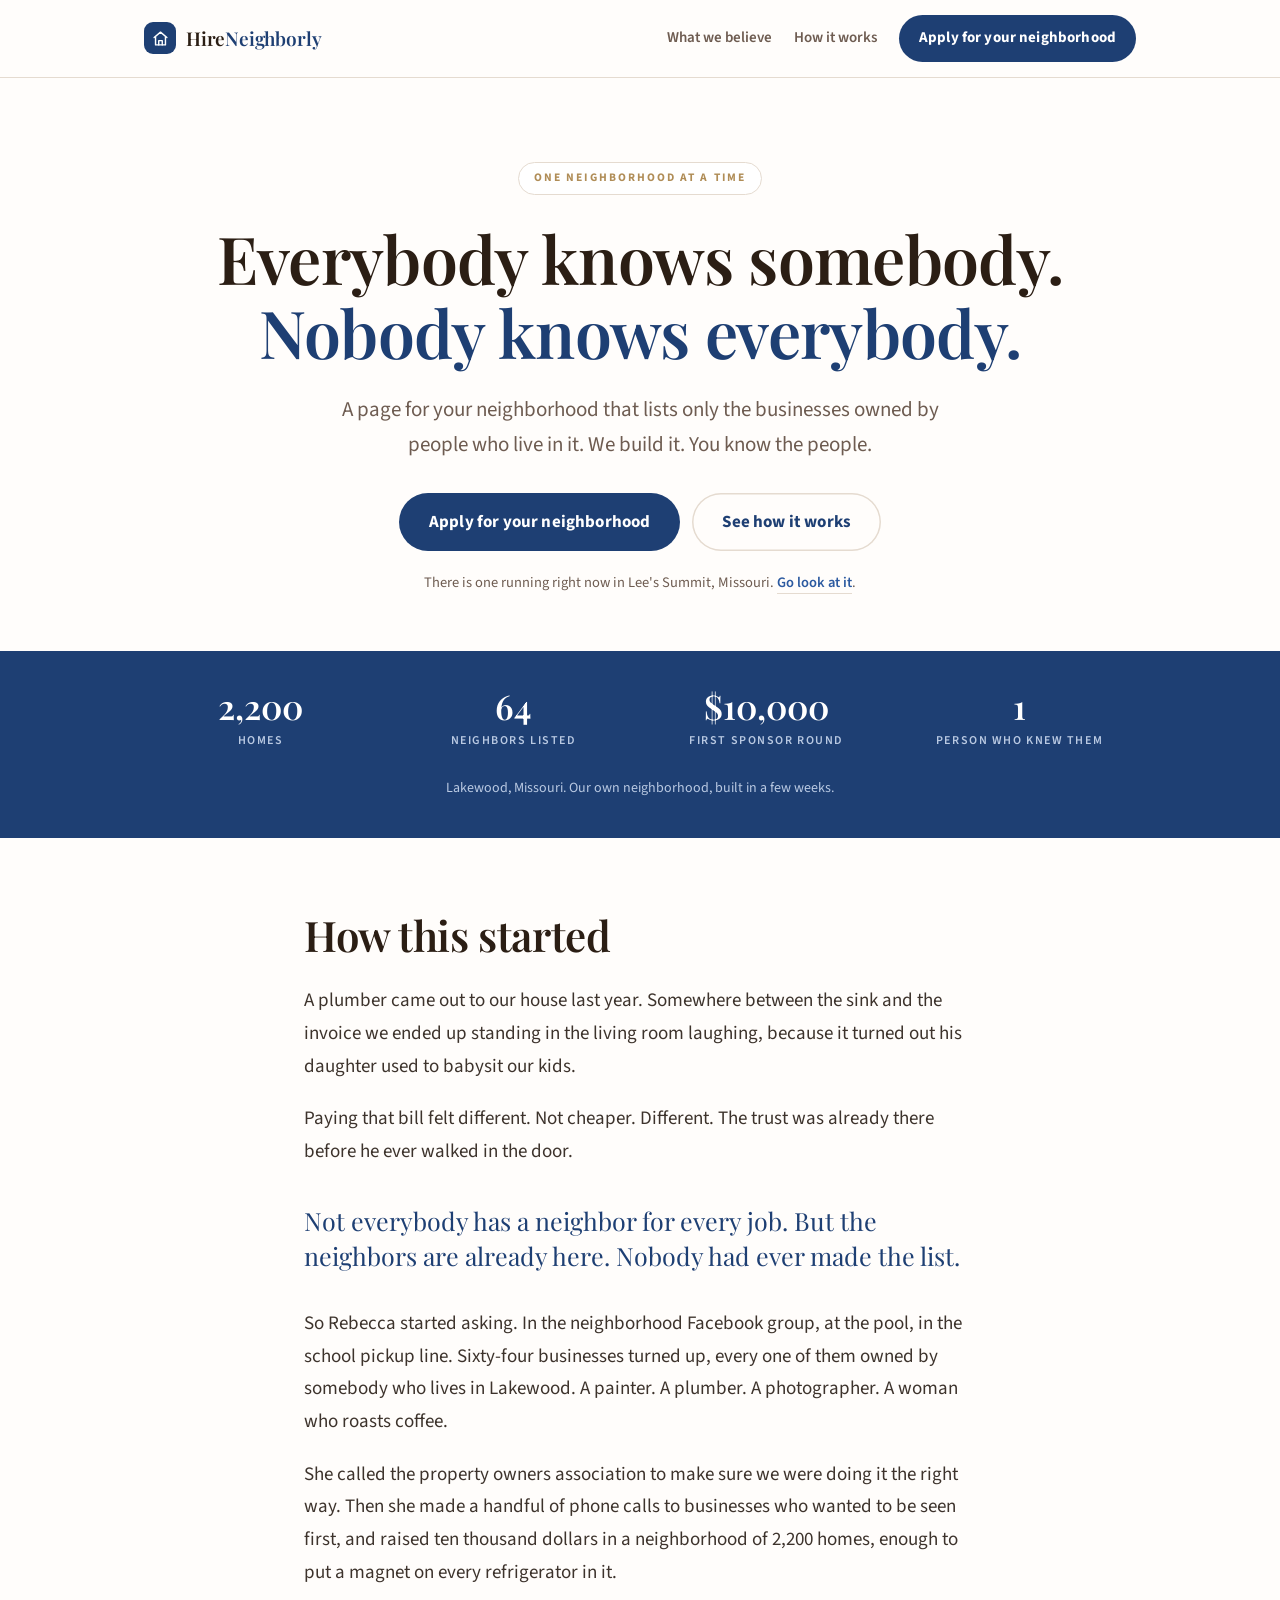
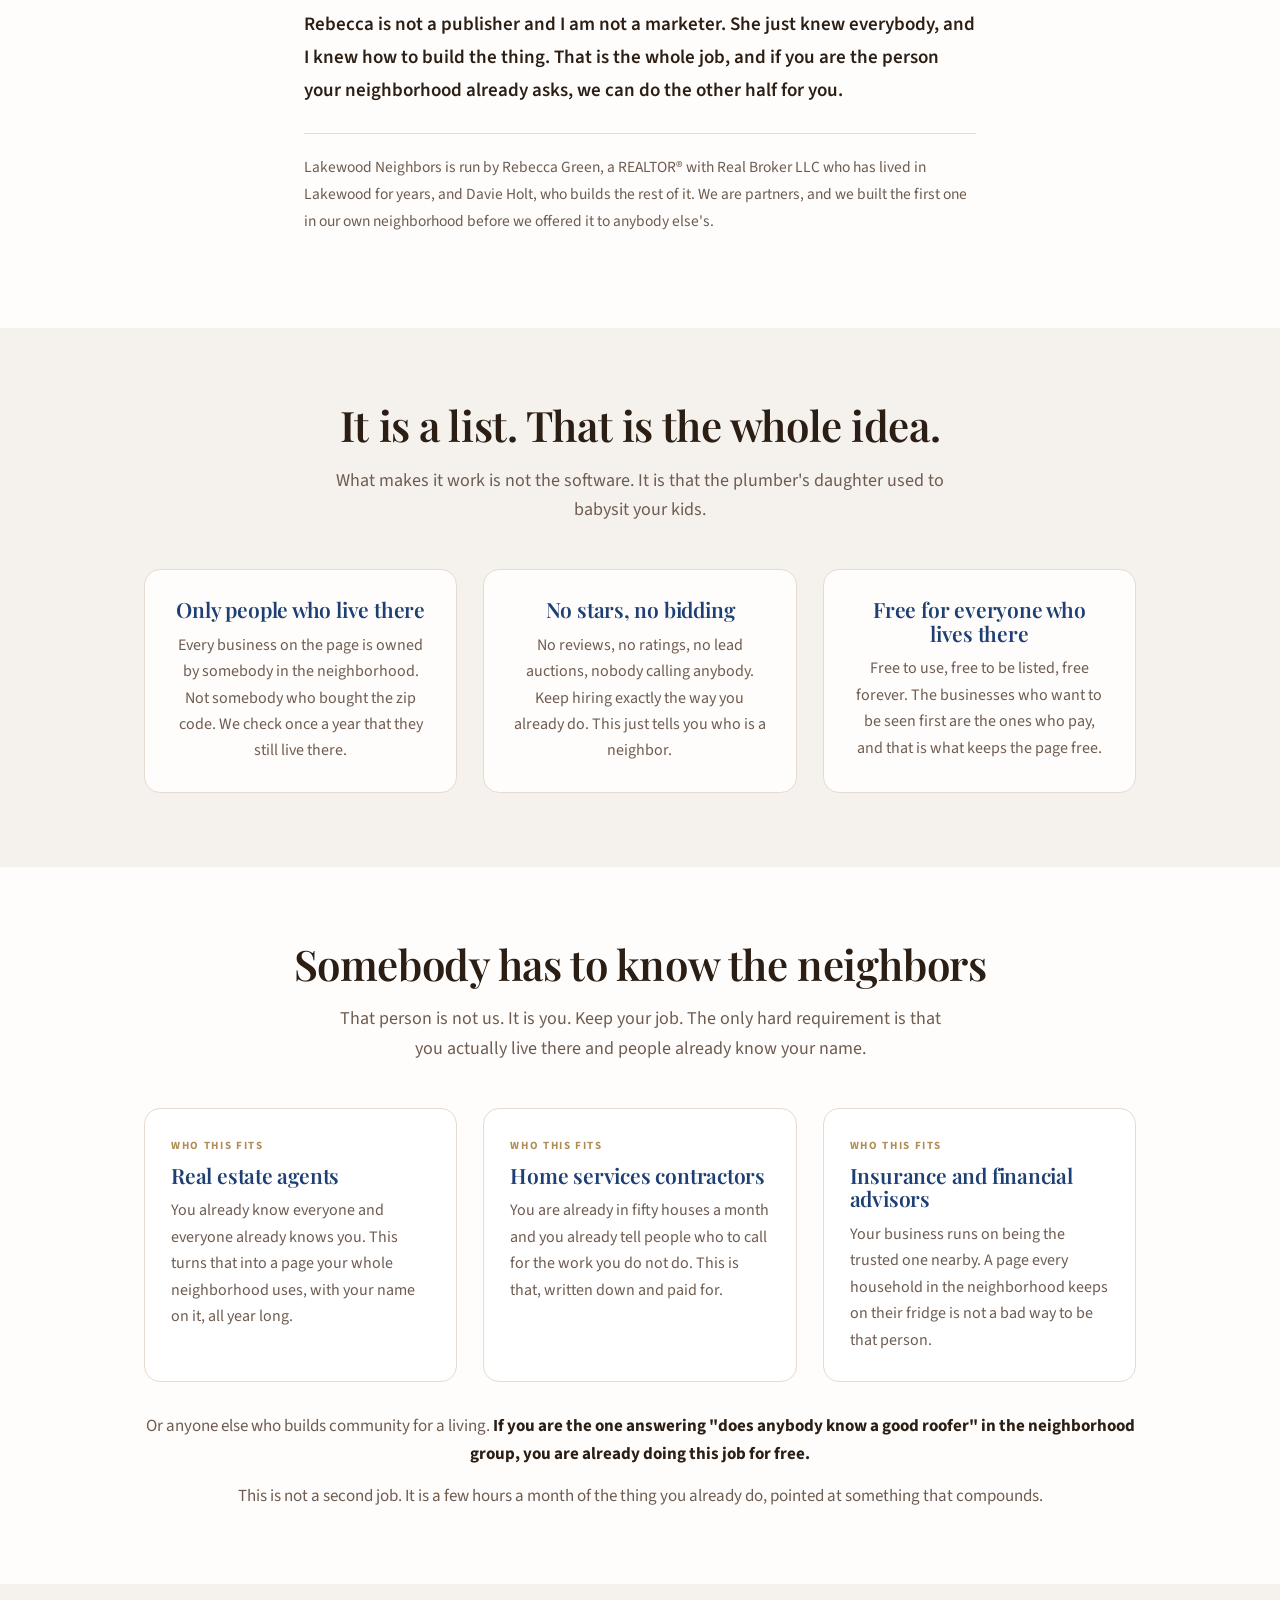
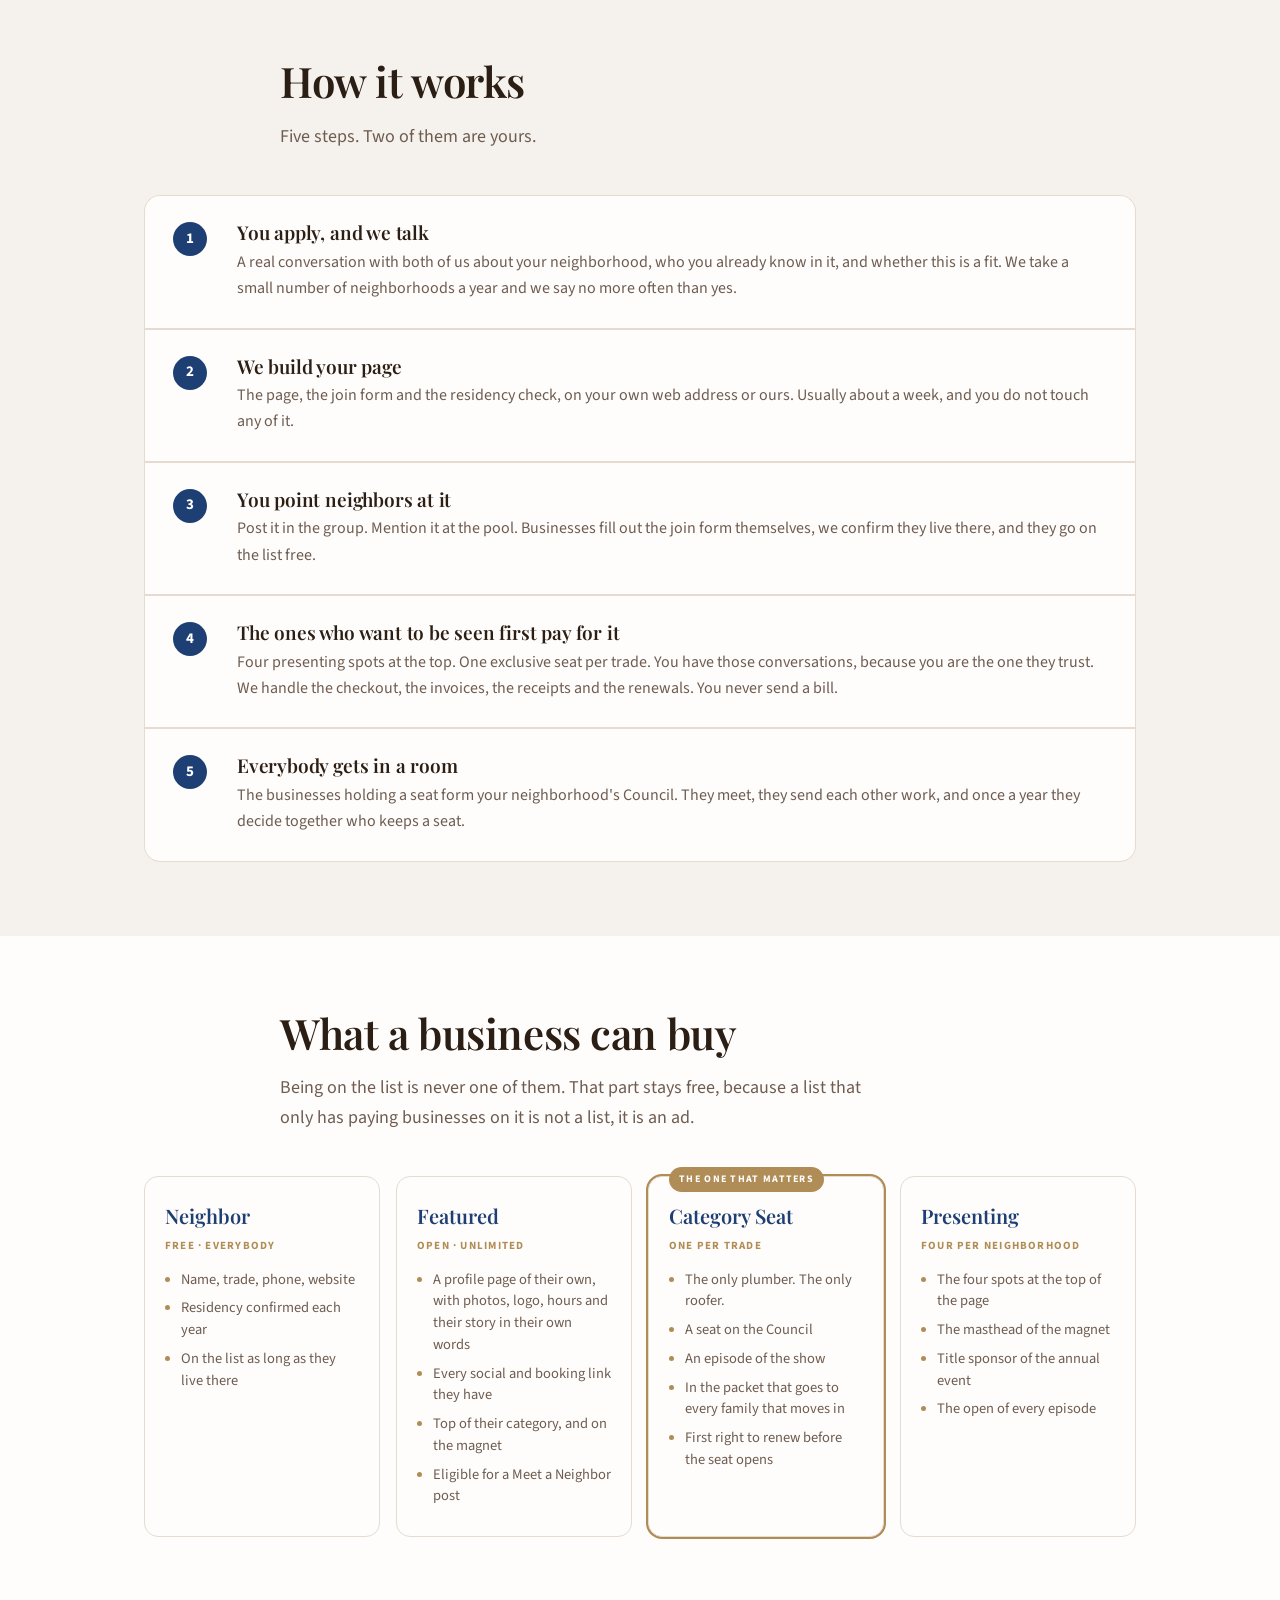
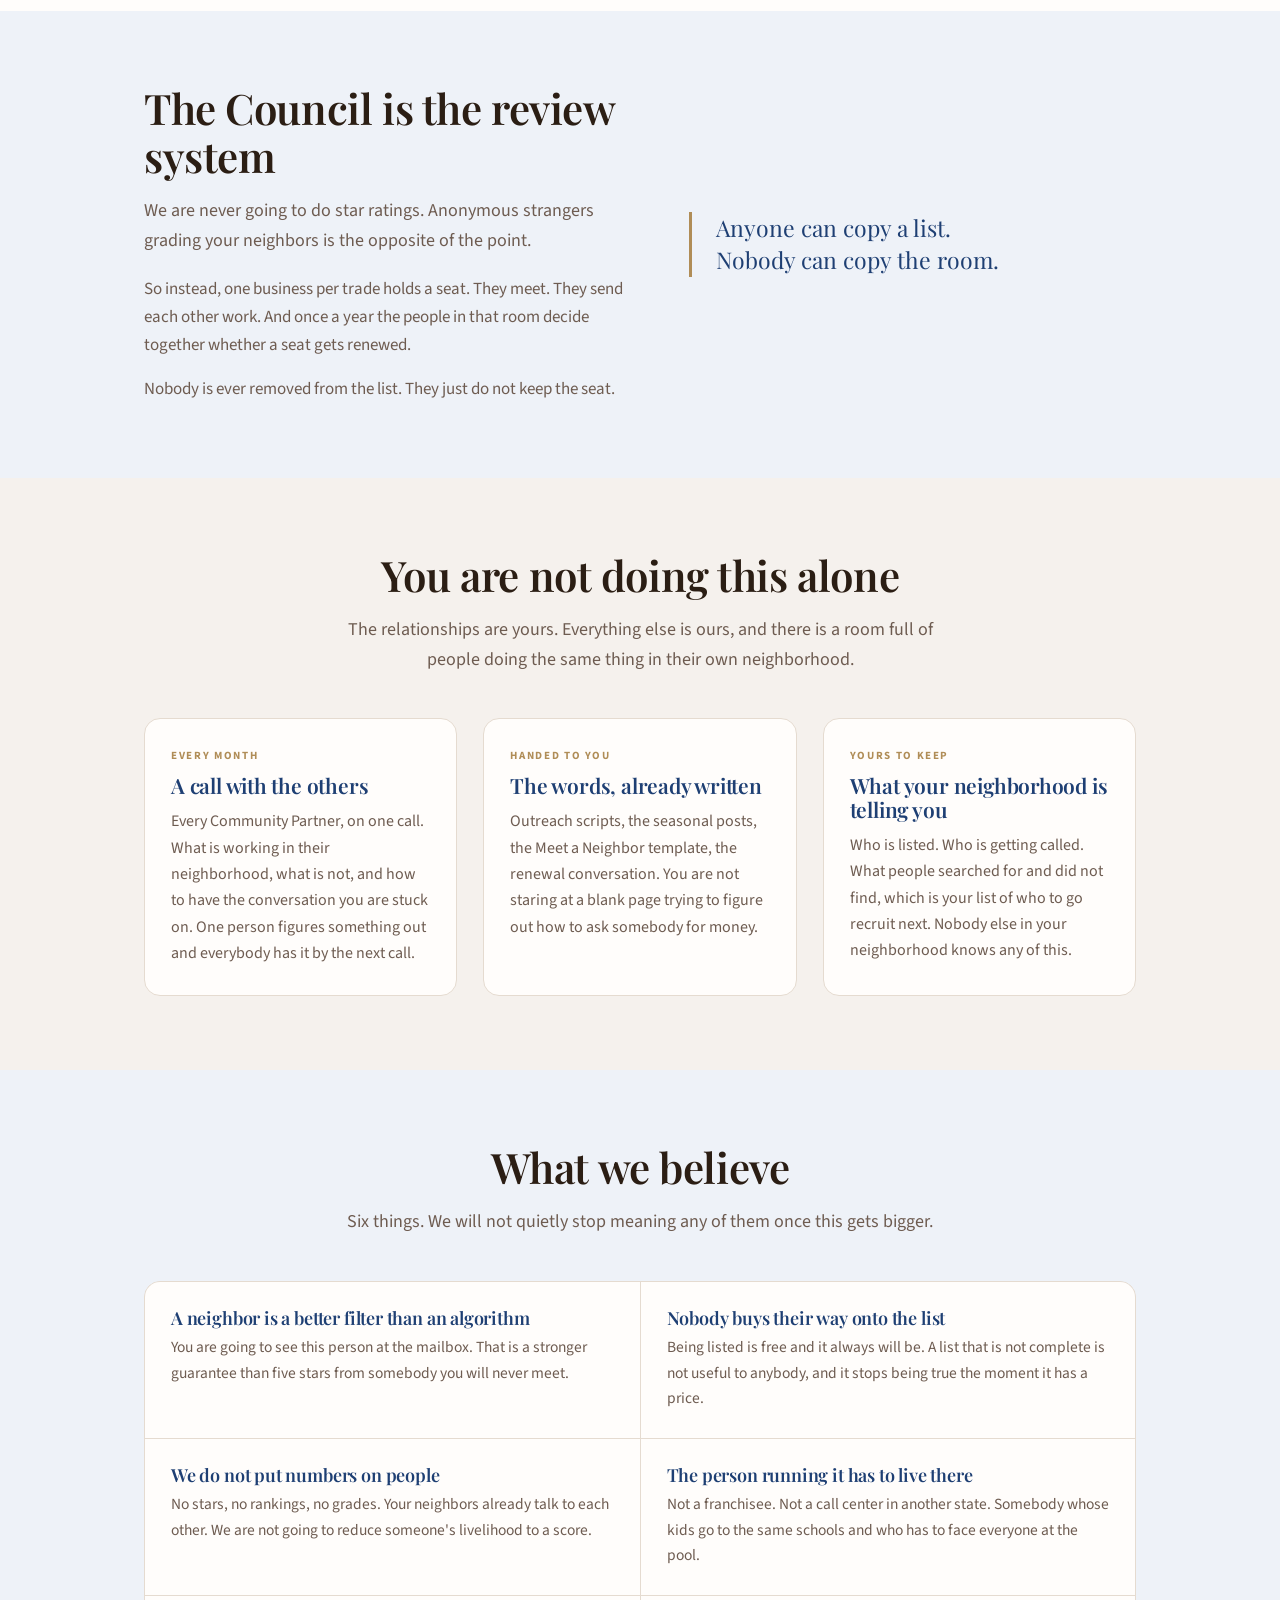
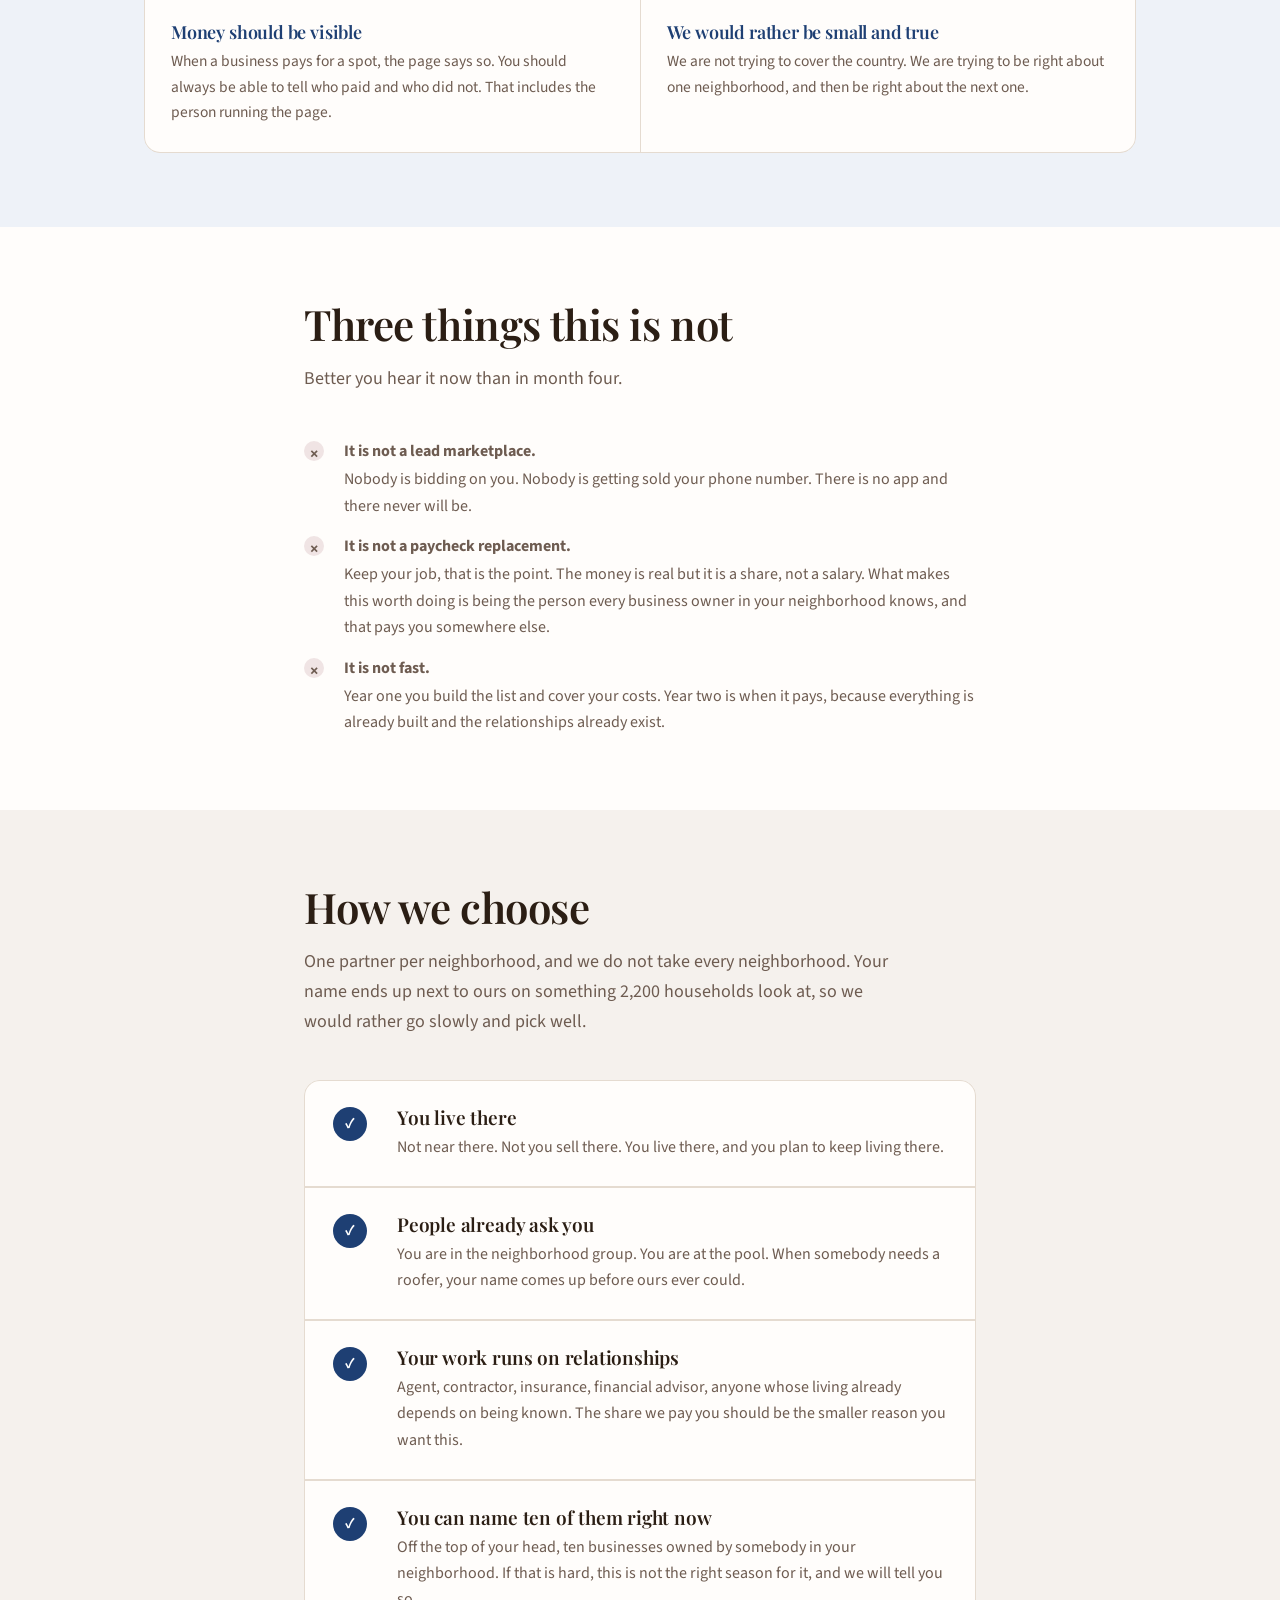
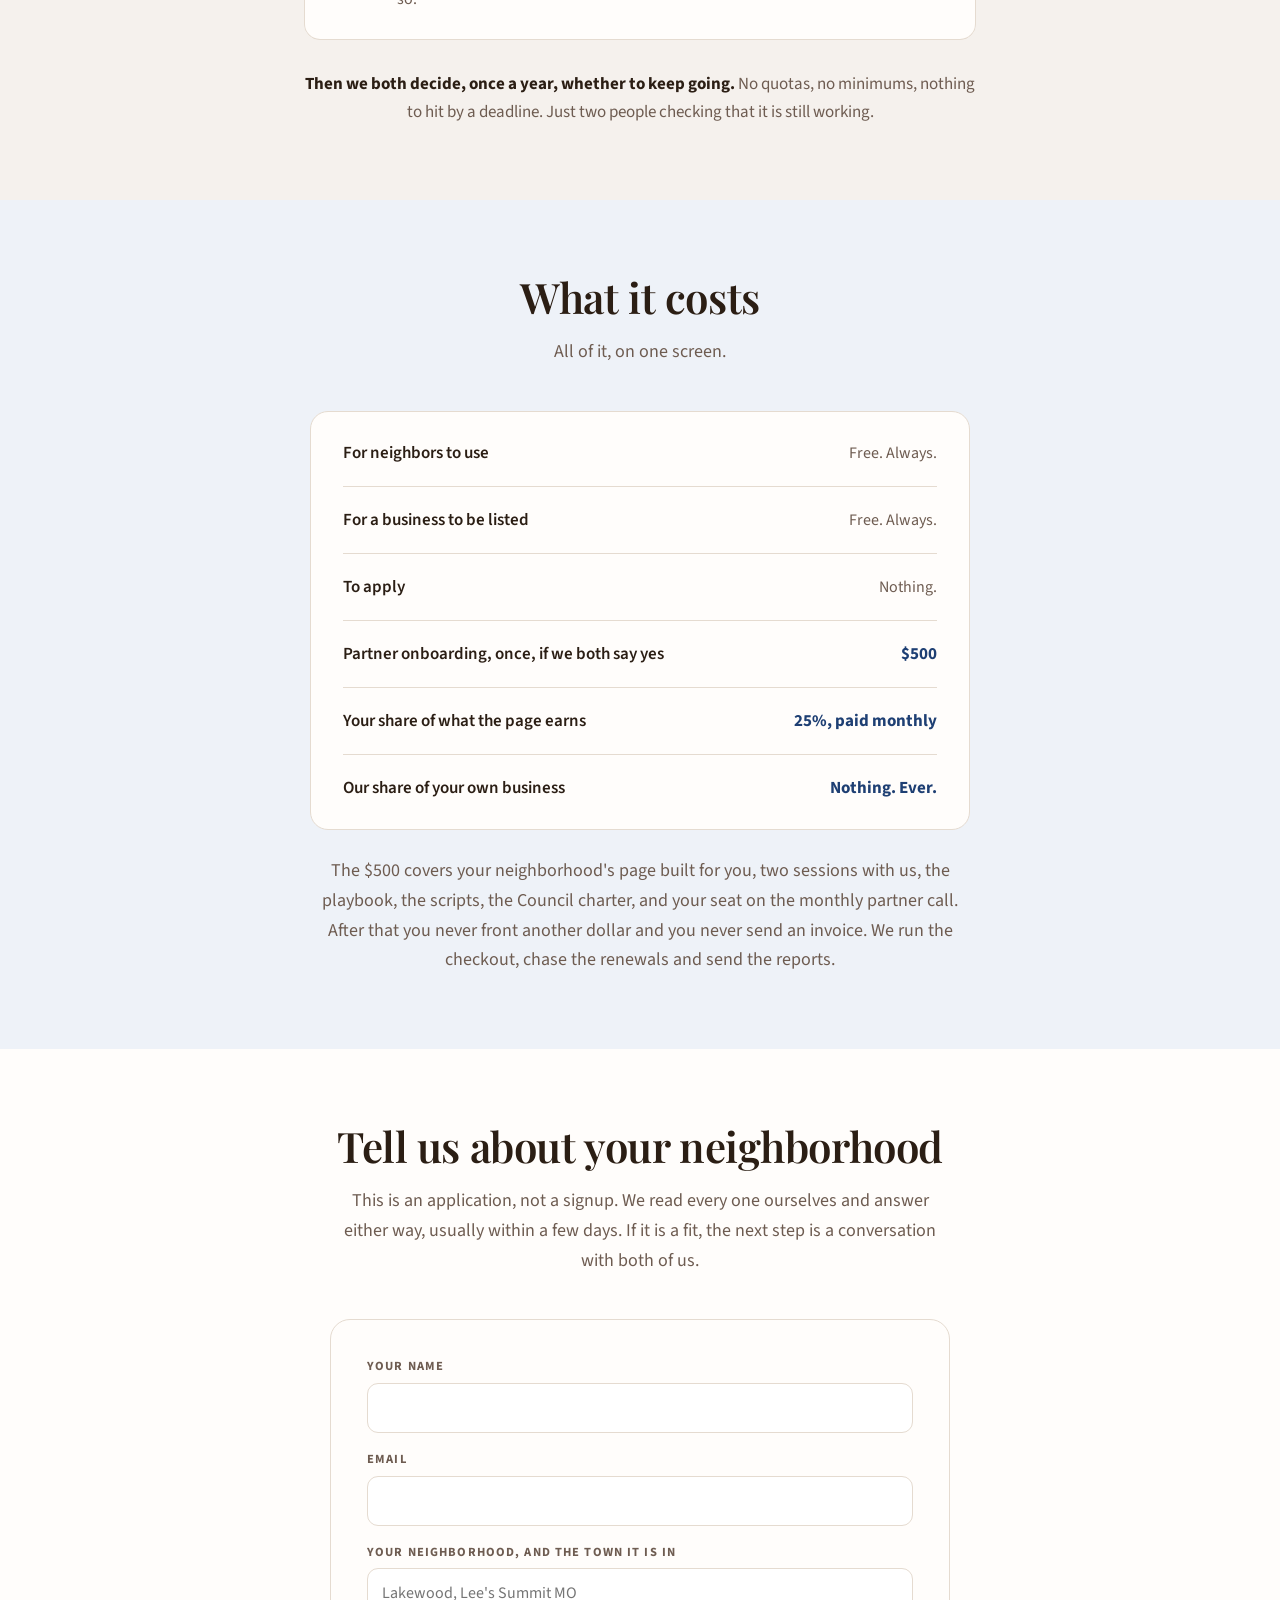
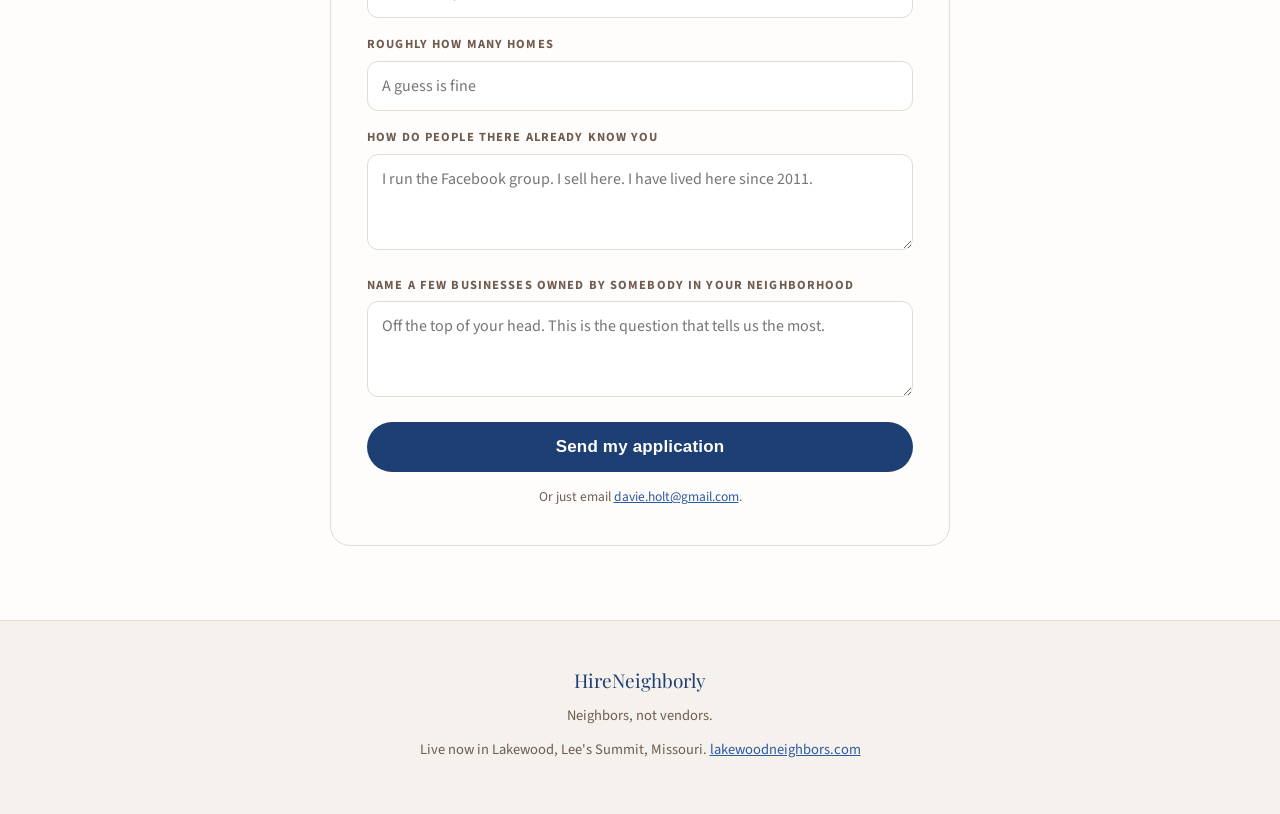
<file: index.html>
<!DOCTYPE html>
<html lang="en">
<head>
<meta charset="utf-8">
<meta name="viewport" content="width=device-width, initial-scale=1">
<title>HireNeighborly — start a neighbor list for your neighborhood</title>
<meta name="description" content="A page for your neighborhood listing only the businesses owned by people who live in it. We build it. You know the people.">
<style>
@import url('https://fonts.googleapis.com/css2?family=Playfair+Display:wght@500;600;700&family=Source+Sans+3:wght@400;600;700&display=swap');

:root{
  --ink:#2b1e14; --blue:#1e3f73; --blue-lt:#2c5aa0; --tan:#b08d57;
  --paper:#fffdfb; --line:#e5dbd0; --wash:#f5f1ed; --sky:#eef2f8;
  --mute:#6e5c51;
}
*{box-sizing:border-box;margin:0;padding:0}
html{scroll-behavior:smooth}
body{
  background:var(--paper); color:var(--ink);
  font:400 17px/1.65 'Source Sans 3',-apple-system,BlinkMacSystemFont,Segoe UI,Helvetica,Arial,sans-serif;
  -webkit-font-smoothing:antialiased;
}
.wrap{max-width:1040px;margin:0 auto;padding:0 24px}
.narrow{max-width:720px;margin:0 auto}
h1,h2,h3,.dsp{font-family:'Playfair Display',Georgia,serif;font-weight:600;line-height:1.13;letter-spacing:-.01em}
a{color:var(--blue-lt)}

nav{position:sticky;top:0;z-index:50;background:rgba(255,253,251,.94);backdrop-filter:saturate(180%) blur(10px);border-bottom:1px solid var(--line)}
.navin{display:flex;align-items:center;justify-content:space-between;gap:16px;padding:15px 24px;max-width:1040px;margin:0 auto}
.mark{display:flex;align-items:center;gap:10px;text-decoration:none;color:var(--ink)}
.markicon{width:32px;height:32px;border-radius:9px;background:var(--blue);color:#fff;display:grid;place-items:center;flex:0 0 auto}
.markicon svg{width:17px;height:17px}
.markname{font-family:'Playfair Display',Georgia,serif;font-weight:600;font-size:19px;letter-spacing:-.01em}
.markname b{color:var(--blue);font-weight:600}
.navlinks{display:flex;align-items:center;gap:22px}
.navlinks a.nl{font-size:15px;font-weight:600;color:var(--mute);text-decoration:none}
.navlinks a.nl:hover{color:var(--blue)}
.btn{display:inline-block;background:var(--blue);color:#fff;text-decoration:none;font-weight:700;font-size:15px;letter-spacing:.01em;padding:11px 20px;border-radius:999px;border:0;cursor:pointer;transition:transform .12s ease,background .12s ease;white-space:nowrap}
.btn:hover{background:#183358;transform:translateY(-1px)}
.btn.lg{font-size:17px;padding:15px 30px}
.btn.ghost{background:transparent;color:var(--blue);box-shadow:inset 0 0 0 1.5px var(--line)}
.btn.ghost:hover{background:var(--wash);color:var(--blue)}

.hero{padding:84px 0 56px;text-align:center}
.eyebrow{display:inline-block;font-size:11.5px;font-weight:700;letter-spacing:.18em;text-transform:uppercase;color:var(--tan);border:1px solid var(--line);border-radius:999px;padding:6px 15px;background:#fff;margin-bottom:26px}
h1{font-size:clamp(38px,6.4vw,66px);margin-bottom:22px}
h1 .b{color:var(--blue)}
.lede{font-size:clamp(18px,2.3vw,21px);color:var(--mute);max-width:610px;margin:0 auto 32px}
.cta-row{display:flex;gap:12px;justify-content:center;flex-wrap:wrap;align-items:center}
.seeit{font-size:14.5px;color:var(--mute);margin-top:20px}
.seeit a{font-weight:600;text-decoration:none;border-bottom:1.5px solid var(--line)}

.proof{background:var(--blue);color:#fff;padding:38px 0}
.pgrid{display:grid;grid-template-columns:repeat(4,1fr);gap:20px;text-align:center}
.pnum{font-family:'Playfair Display',Georgia,serif;font-size:34px;font-weight:600;line-height:1}
.plab{font-size:12px;letter-spacing:.13em;text-transform:uppercase;color:#b9c9e2;margin-top:8px;font-weight:600}
.pnote{text-align:center;color:#b9c9e2;font-size:14px;margin-top:26px}

section{padding:74px 0}
.sec-wash{background:var(--wash)}
.sec-sky{background:var(--sky)}
h2{font-size:clamp(28px,4.2vw,42px);margin-bottom:16px}
.sub{color:var(--mute);font-size:18px;max-width:610px;margin-bottom:44px}
.center{text-align:center}
.center .sub{margin-left:auto;margin-right:auto}

/* story */
.story p{font-size:19px;line-height:1.72;color:#3d332c;margin-bottom:20px}
.story p.kick{font-family:'Playfair Display',Georgia,serif;font-size:25px;line-height:1.42;color:var(--blue);margin:34px 0}
.story .last{font-weight:600;color:var(--ink)}

.three{display:grid;grid-template-columns:repeat(3,1fr);gap:26px}
.card{background:#fff;border:1px solid var(--line);border-radius:16px;padding:28px 26px}
.sec-wash .card,.sec-sky .card{background:var(--paper)}
.card h3{font-size:21px;margin-bottom:10px;color:var(--blue)}
.card p{color:var(--mute);font-size:16px}
.card .kicker{font-size:11px;font-weight:700;letter-spacing:.15em;text-transform:uppercase;color:var(--tan);margin-bottom:9px}
.plusline{text-align:center;color:var(--mute);font-size:17px;margin-top:30px}
.plusline b{color:var(--ink)}

.steps{display:grid;gap:2px;background:var(--line);border:1px solid var(--line);border-radius:16px;overflow:hidden}
.step{background:var(--paper);padding:26px 28px;display:grid;grid-template-columns:44px 1fr;gap:20px;align-items:start}
.snum{width:34px;height:34px;border-radius:50%;background:var(--blue);color:#fff;display:grid;place-items:center;font-weight:700;font-size:15px;font-family:'Source Sans 3',sans-serif}
.step h3{font-size:19px;margin-bottom:5px}
.step p{color:var(--mute);font-size:16px}

.tiers{display:grid;grid-template-columns:repeat(4,1fr);gap:16px;margin-top:8px}
.tier{background:var(--paper);border:1px solid var(--line);border-radius:14px;padding:22px 20px;display:flex;flex-direction:column}
.tier.hi{box-shadow:0 0 0 2px var(--tan);position:relative}
.tag{position:absolute;top:-10px;left:20px;background:var(--tan);color:#fff;font-size:10px;font-weight:700;letter-spacing:.13em;text-transform:uppercase;padding:4px 10px;border-radius:999px}
.tname{font-family:'Playfair Display',Georgia,serif;font-size:20px;font-weight:600;color:var(--blue)}
.tseats{font-size:11px;letter-spacing:.11em;text-transform:uppercase;color:var(--tan);font-weight:700;margin:5px 0 13px}
.tier ul{list-style:none;font-size:14.5px;color:var(--mute);line-height:1.5}
.tier li{padding-left:16px;position:relative;margin-bottom:7px}
.tier li:before{content:"";position:absolute;left:0;top:8px;width:5px;height:5px;border-radius:50%;background:var(--tan)}

.council{display:grid;grid-template-columns:1.05fr .95fr;gap:52px;align-items:center}
.quote{font-family:'Playfair Display',Georgia,serif;font-size:23px;line-height:1.42;color:var(--blue);border-left:3px solid var(--tan);padding-left:24px}

/* beliefs */
.beliefs{display:grid;grid-template-columns:1fr 1fr;gap:1px;background:var(--line);border:1px solid var(--line);border-radius:16px;overflow:hidden}
.bel{background:var(--paper);padding:26px 26px}
.bel h3{font-size:18px;margin-bottom:7px;color:var(--blue)}
.bel p{font-size:15.5px;color:var(--mute)}

.notlist{display:grid;gap:14px;margin-top:8px}
.not{display:grid;grid-template-columns:26px 1fr;gap:14px;align-items:start}
.x{width:20px;height:20px;border-radius:50%;background:#f0e4e4;color:#9c4b4b;display:grid;place-items:center;font-size:13px;font-weight:700;margin-top:3px}
.not b{display:block;margin-bottom:2px}
.not span{color:var(--mute);font-size:16px}

.money{background:var(--paper);border:1px solid var(--line);border-radius:18px;padding:8px 32px;max-width:660px;margin:0 auto}
.mrow{display:flex;justify-content:space-between;gap:20px;padding:19px 0;border-bottom:1px solid var(--line);align-items:baseline}
.mrow:last-child{border-bottom:0}
.mrow .l{font-weight:600}
.mrow .r{color:var(--mute);text-align:right;font-size:16px}
.mrow.big .r{color:var(--blue);font-weight:700;font-size:17px}

.formwrap{background:var(--paper);border:1px solid var(--line);border-radius:20px;padding:36px;max-width:620px;margin:0 auto}
.f{display:grid;gap:16px}
.fld label{display:block;font-size:12.5px;font-weight:700;letter-spacing:.09em;text-transform:uppercase;color:var(--mute);margin-bottom:6px}
.fld input,.fld textarea{width:100%;font:400 16px/1.5 'Source Sans 3',sans-serif;color:var(--ink);background:#fff;border:1px solid var(--line);border-radius:11px;padding:12px 14px}
.fld input:focus,.fld textarea:focus{outline:0;border-color:var(--blue-lt);box-shadow:0 0 0 3px rgba(44,90,160,.12)}
.fld textarea{min-height:96px;resize:vertical}
.fnote{font-size:13.5px;color:var(--mute);text-align:center;margin-top:14px}

footer{background:var(--wash);border-top:1px solid var(--line);padding:44px 0 52px;text-align:center;color:var(--mute);font-size:14.5px}
footer .fmark{font-family:'Playfair Display',Georgia,serif;font-size:19px;color:var(--blue);margin-bottom:8px}

@media(max-width:860px){
  .three,.tiers,.beliefs{grid-template-columns:1fr 1fr}
  .council{grid-template-columns:1fr;gap:30px}
  .pgrid{grid-template-columns:1fr 1fr;gap:26px}
  .navlinks a.nl{display:none}
}
@media(max-width:560px){
  .three,.tiers,.beliefs{grid-template-columns:1fr}
  .hero{padding:54px 0 42px}
  section{padding:56px 0}
  .formwrap{padding:26px 20px}
  .money{padding:4px 20px}
  .step{grid-template-columns:34px 1fr;gap:14px;padding:22px 20px}
  .story p{font-size:17.5px}
  .story p.kick{font-size:22px}
}
</style>
</head>
<body>

<nav>
  <div class="navin">
    <a class="mark" href="#top">
      <span class="markicon" aria-hidden="true">
        <svg viewBox="0 0 24 24" fill="none" stroke="currentColor" stroke-width="2" stroke-linecap="round" stroke-linejoin="round">
          <path d="M3 10.5 12 3l9 7.5"/><path d="M5 9.5V21h14V9.5"/><path d="M9.5 21v-6h5v6"/>
        </svg>
      </span>
      <span class="markname">Hire<b>Neighborly</b></span>
    </a>
    <div class="navlinks">
      <a class="nl" href="#believe">What we believe</a>
      <a class="nl" href="#how">How it works</a>
      <a class="btn" href="#start">Apply for your neighborhood</a>
    </div>
  </div>
</nav>

<div id="top"></div>

<header class="hero">
  <div class="wrap">
    <span class="eyebrow">One neighborhood at a time</span>
    <h1>Everybody knows somebody.<br><span class="b">Nobody knows everybody.</span></h1>
    <p class="lede">
      A page for your neighborhood that lists only the businesses owned by people who
      live in it. We build it. You know the people.
    </p>
    <div class="cta-row">
      <a class="btn lg" href="#start">Apply for your neighborhood</a>
      <a class="btn lg ghost" href="#how">See how it works</a>
    </div>
    <p class="seeit">
      There is one running right now in Lee's Summit, Missouri.
      <a href="https://lakewoodneighbors.com" target="_blank" rel="noopener">Go look at it</a>.
    </p>
  </div>
</header>

<div class="proof">
  <div class="wrap">
    <div class="pgrid">
      <div><div class="pnum">2,200</div><div class="plab">Homes</div></div>
      <div><div class="pnum">64</div><div class="plab">Neighbors listed</div></div>
      <div><div class="pnum">$10,000</div><div class="plab">First sponsor round</div></div>
      <div><div class="pnum">1</div><div class="plab">Person who knew them</div></div>
    </div>
    <p class="pnote">Lakewood, Missouri. Our own neighborhood, built in a few weeks.</p>
  </div>
</div>

<!-- REBECCA'S STORY -->
<section>
  <div class="wrap narrow story">
    <h2 style="margin-bottom:26px">How this started</h2>
    <p>
      A plumber came out to our house last year. Somewhere between the sink and the invoice we
      ended up standing in the living room laughing, because it turned out his daughter used to
      babysit our kids.
    </p>
    <p>
      Paying that bill felt different. Not cheaper. Different. The trust was already there
      before he ever walked in the door.
    </p>
    <p class="kick">
      Not everybody has a neighbor for every job. But the neighbors are already here. Nobody
      had ever made the list.
    </p>
    <p>
      So Rebecca started asking. In the neighborhood Facebook group, at the pool, in the school
      pickup line. Sixty-four businesses turned up, every one of them owned by somebody who
      lives in Lakewood. A painter. A plumber. A photographer. A woman who roasts coffee.
    </p>
    <p>
      She called the property owners association to make sure we were doing it the right way.
      Then she made a handful of phone calls to businesses who wanted to be seen first, and
      raised ten thousand dollars in a neighborhood of 2,200 homes, enough to put a magnet on
      every refrigerator in it.
    </p>
    <p class="last">
      Rebecca is not a publisher and I am not a marketer. She just knew everybody, and I knew
      how to build the thing. That is the whole job, and if you are the person your neighborhood
      already asks, we can do the other half for you.
    </p>
    <p style="font-size:15.5px;color:var(--mute);margin-top:26px;padding-top:20px;border-top:1px solid var(--line)">
      Lakewood Neighbors is run by Rebecca Green, a REALTOR&reg; with Real Broker LLC who has
      lived in Lakewood for years, and Davie Holt, who builds the rest of it. We are partners,
      and we built the first one in our own neighborhood before we offered it to anybody else's.
    </p>
  </div>
</section>

<!-- WHAT IT IS -->
<section class="sec-wash">
  <div class="wrap center">
    <h2>It is a list. That is the whole idea.</h2>
    <p class="sub">
      What makes it work is not the software. It is that the plumber's daughter used to
      babysit your kids.
    </p>
    <div class="three">
      <div class="card">
        <h3>Only people who live there</h3>
        <p>
          Every business on the page is owned by somebody in the neighborhood. Not somebody
          who bought the zip code. We check once a year that they still live there.
        </p>
      </div>
      <div class="card">
        <h3>No stars, no bidding</h3>
        <p>
          No reviews, no ratings, no lead auctions, nobody calling anybody. Keep hiring
          exactly the way you already do. This just tells you who is a neighbor.
        </p>
      </div>
      <div class="card">
        <h3>Free for everyone who lives there</h3>
        <p>
          Free to use, free to be listed, free forever. The businesses who want to be seen
          first are the ones who pay, and that is what keeps the page free.
        </p>
      </div>
    </div>
  </div>
</section>

<!-- WHO RUNS ONE -->
<section>
  <div class="wrap">
    <div class="narrow center">
      <h2>Somebody has to know the neighbors</h2>
      <p class="sub">
        That person is not us. It is you. Keep your job. The only hard requirement is that
        you actually live there and people already know your name.
      </p>
    </div>
    <div class="three">
      <div class="card">
        <div class="kicker">Who this fits</div>
        <h3>Real estate agents</h3>
        <p>
          You already know everyone and everyone already knows you. This turns that into a
          page your whole neighborhood uses, with your name on it, all year long.
        </p>
      </div>
      <div class="card">
        <div class="kicker">Who this fits</div>
        <h3>Home services contractors</h3>
        <p>
          You are already in fifty houses a month and you already tell people who to call
          for the work you do not do. This is that, written down and paid for.
        </p>
      </div>
      <div class="card">
        <div class="kicker">Who this fits</div>
        <h3>Insurance and financial advisors</h3>
        <p>
          Your business runs on being the trusted one nearby. A page every household in the
          neighborhood keeps on their fridge is not a bad way to be that person.
        </p>
      </div>
    </div>
    <p class="plusline">
      Or anyone else who builds community for a living. <b>If you are the one answering
      "does anybody know a good roofer" in the neighborhood group, you are already doing
      this job for free.</b>
    </p>
    <p class="plusline" style="margin-top:14px">
      This is not a second job. It is a few hours a month of the thing you already do,
      pointed at something that compounds.
    </p>
  </div>
</section>

<!-- HOW -->
<section id="how" class="sec-wash">
  <div class="wrap">
    <div class="narrow">
      <h2>How it works</h2>
      <p class="sub">Five steps. Two of them are yours.</p>
    </div>
    <div class="steps">
      <div class="step">
        <div class="snum">1</div>
        <div>
          <h3>You apply, and we talk</h3>
          <p>
            A real conversation with both of us about your neighborhood, who you already
            know in it, and whether this is a fit. We take a small number of neighborhoods a
            year and we say no more often than yes.
          </p>
        </div>
      </div>
      <div class="step">
        <div class="snum">2</div>
        <div>
          <h3>We build your page</h3>
          <p>
            The page, the join form and the residency check, on your own web address or
            ours. Usually about a week, and you do not touch any of it.
          </p>
        </div>
      </div>
      <div class="step">
        <div class="snum">3</div>
        <div>
          <h3>You point neighbors at it</h3>
          <p>
            Post it in the group. Mention it at the pool. Businesses fill out the join form
            themselves, we confirm they live there, and they go on the list free.
          </p>
        </div>
      </div>
      <div class="step">
        <div class="snum">4</div>
        <div>
          <h3>The ones who want to be seen first pay for it</h3>
          <p>
            Four presenting spots at the top. One exclusive seat per trade. You have those
            conversations, because you are the one they trust. We handle the checkout, the
            invoices, the receipts and the renewals. You never send a bill.
          </p>
        </div>
      </div>
      <div class="step">
        <div class="snum">5</div>
        <div>
          <h3>Everybody gets in a room</h3>
          <p>
            The businesses holding a seat form your neighborhood's Council. They meet, they
            send each other work, and once a year they decide together who keeps a seat.
          </p>
        </div>
      </div>
    </div>
  </div>
</section>

<!-- TIERS -->
<section>
  <div class="wrap">
    <div class="narrow">
      <h2>What a business can buy</h2>
      <p class="sub">
        Being on the list is never one of them. That part stays free, because a list that
        only has paying businesses on it is not a list, it is an ad.
      </p>
    </div>
    <div class="tiers">
      <div class="tier">
        <div class="tname">Neighbor</div>
        <div class="tseats">Free &middot; everybody</div>
        <ul>
          <li>Name, trade, phone, website</li>
          <li>Residency confirmed each year</li>
          <li>On the list as long as they live there</li>
        </ul>
      </div>
      <div class="tier">
        <div class="tname">Featured</div>
        <div class="tseats">Open &middot; unlimited</div>
        <ul>
          <li>A profile page of their own, with photos, logo, hours and their story in their own words</li>
          <li>Every social and booking link they have</li>
          <li>Top of their category, and on the magnet</li>
          <li>Eligible for a Meet a Neighbor post</li>
        </ul>
      </div>
      <div class="tier hi">
        <span class="tag">The one that matters</span>
        <div class="tname">Category Seat</div>
        <div class="tseats">One per trade</div>
        <ul>
          <li>The only plumber. The only roofer.</li>
          <li>A seat on the Council</li>
          <li>An episode of the show</li>
          <li>In the packet that goes to every family that moves in</li>
          <li>First right to renew before the seat opens</li>
        </ul>
      </div>
      <div class="tier">
        <div class="tname">Presenting</div>
        <div class="tseats">Four per neighborhood</div>
        <ul>
          <li>The four spots at the top of the page</li>
          <li>The masthead of the magnet</li>
          <li>Title sponsor of the annual event</li>
          <li>The open of every episode</li>
        </ul>
      </div>
    </div>
  </div>
</section>

<!-- COUNCIL -->
<section class="sec-sky">
  <div class="wrap council">
    <div>
      <h2>The Council is the review system</h2>
      <p class="sub" style="margin-bottom:20px">
        We are never going to do star ratings. Anonymous strangers grading your neighbors is
        the opposite of the point.
      </p>
      <p style="color:var(--mute);margin-bottom:16px">
        So instead, one business per trade holds a seat. They meet. They send each other
        work. And once a year the people in that room decide together whether a seat gets
        renewed.
      </p>
      <p style="color:var(--mute)">
        Nobody is ever removed from the list. They just do not keep the seat.
      </p>
    </div>
    <div class="quote">
      Anyone can copy a list.<br>Nobody can copy the room.
    </div>
  </div>
</section>

<!-- BUILDER SUPPORT -->
<section class="sec-wash">
  <div class="wrap">
    <div class="narrow center">
      <h2>You are not doing this alone</h2>
      <p class="sub">
        The relationships are yours. Everything else is ours, and there is a room full of
        people doing the same thing in their own neighborhood.
      </p>
    </div>
    <div class="three">
      <div class="card">
        <div class="kicker">Every month</div>
        <h3>A call with the others</h3>
        <p>
          Every Community Partner, on one call. What is working in their neighborhood, what
          is not, and how to have the conversation you are stuck on. One person figures
          something out and everybody has it by the next call.
        </p>
      </div>
      <div class="card">
        <div class="kicker">Handed to you</div>
        <h3>The words, already written</h3>
        <p>
          Outreach scripts, the seasonal posts, the Meet a Neighbor template, the renewal
          conversation. You are not staring at a blank page trying to figure out how to ask
          somebody for money.
        </p>
      </div>
      <div class="card">
        <div class="kicker">Yours to keep</div>
        <h3>What your neighborhood is telling you</h3>
        <p>
          Who is listed. Who is getting called. What people searched for and did not find,
          which is your list of who to go recruit next. Nobody else in your neighborhood
          knows any of this.
        </p>
      </div>
    </div>
  </div>
</section>

<!-- BELIEFS -->
<section id="believe" class="sec-sky">
  <div class="wrap">
    <div class="narrow center">
      <h2>What we believe</h2>
      <p class="sub">
        Six things. We will not quietly stop meaning any of them once this gets bigger.
      </p>
    </div>
    <div class="beliefs">
      <div class="bel">
        <h3>A neighbor is a better filter than an algorithm</h3>
        <p>
          You are going to see this person at the mailbox. That is a stronger guarantee than
          five stars from somebody you will never meet.
        </p>
      </div>
      <div class="bel">
        <h3>Nobody buys their way onto the list</h3>
        <p>
          Being listed is free and it always will be. A list that is not complete is not
          useful to anybody, and it stops being true the moment it has a price.
        </p>
      </div>
      <div class="bel">
        <h3>We do not put numbers on people</h3>
        <p>
          No stars, no rankings, no grades. Your neighbors already talk to each other. We are
          not going to reduce someone's livelihood to a score.
        </p>
      </div>
      <div class="bel">
        <h3>The person running it has to live there</h3>
        <p>
          Not a franchisee. Not a call center in another state. Somebody whose kids go to the
          same schools and who has to face everyone at the pool.
        </p>
      </div>
      <div class="bel">
        <h3>Money should be visible</h3>
        <p>
          When a business pays for a spot, the page says so. You should always be able to
          tell who paid and who did not. That includes the person running the page.
        </p>
      </div>
      <div class="bel">
        <h3>We would rather be small and true</h3>
        <p>
          We are not trying to cover the country. We are trying to be right about one
          neighborhood, and then be right about the next one.
        </p>
      </div>
    </div>
  </div>
</section>

<!-- WHAT IT IS NOT -->
<section>
  <div class="wrap narrow">
    <h2>Three things this is not</h2>
    <p class="sub">Better you hear it now than in month four.</p>
    <div class="notlist">
      <div class="not">
        <span class="x">&times;</span>
        <span><b>It is not a lead marketplace.</b>
        Nobody is bidding on you. Nobody is getting sold your phone number. There is no app
        and there never will be.</span>
      </div>
      <div class="not">
        <span class="x">&times;</span>
        <span><b>It is not a paycheck replacement.</b>
        Keep your job, that is the point. The money is real but it is a share, not a salary.
        What makes this worth doing is being the person every business owner in your
        neighborhood knows, and that pays you somewhere else.</span>
      </div>
      <div class="not">
        <span class="x">&times;</span>
        <span><b>It is not fast.</b>
        Year one you build the list and cover your costs. Year two is when it pays, because
        everything is already built and the relationships already exist.</span>
      </div>
    </div>
  </div>
</section>

<!-- SELECTION -->
<section class="sec-wash">
  <div class="wrap narrow">
    <h2>How we choose</h2>
    <p class="sub">
      One partner per neighborhood, and we do not take every neighborhood. Your name ends up
      next to ours on something 2,200 households look at, so we would rather go slowly and
      pick well.
    </p>
    <div class="steps">
      <div class="step">
        <div class="snum">&#10003;</div>
        <div>
          <h3>You live there</h3>
          <p>Not near there. Not you sell there. You live there, and you plan to keep living there.</p>
        </div>
      </div>
      <div class="step">
        <div class="snum">&#10003;</div>
        <div>
          <h3>People already ask you</h3>
          <p>
            You are in the neighborhood group. You are at the pool. When somebody needs a
            roofer, your name comes up before ours ever could.
          </p>
        </div>
      </div>
      <div class="step">
        <div class="snum">&#10003;</div>
        <div>
          <h3>Your work runs on relationships</h3>
          <p>
            Agent, contractor, insurance, financial advisor, anyone whose living already
            depends on being known. The share we pay you should be the smaller reason you
            want this.
          </p>
        </div>
      </div>
      <div class="step">
        <div class="snum">&#10003;</div>
        <div>
          <h3>You can name ten of them right now</h3>
          <p>
            Off the top of your head, ten businesses owned by somebody in your neighborhood.
            If that is hard, this is not the right season for it, and we will tell you so.
          </p>
        </div>
      </div>
    </div>
    <p class="plusline" style="margin-top:30px">
      <b>Then we both decide, once a year, whether to keep going.</b> No quotas, no minimums,
      nothing to hit by a deadline. Just two people checking that it is still working.
    </p>
  </div>
</section>

<!-- MONEY -->
<section class="sec-sky">
  <div class="wrap">
    <div class="narrow center">
      <h2>What it costs</h2>
      <p class="sub">All of it, on one screen.</p>
    </div>
    <div class="money">
      <div class="mrow">
        <span class="l">For neighbors to use</span>
        <span class="r">Free. Always.</span>
      </div>
      <div class="mrow">
        <span class="l">For a business to be listed</span>
        <span class="r">Free. Always.</span>
      </div>
      <div class="mrow">
        <span class="l">To apply</span>
        <span class="r">Nothing.</span>
      </div>
      <div class="mrow big">
        <span class="l">Partner onboarding, once, if we both say yes</span>
        <span class="r">$500</span>
      </div>
      <div class="mrow big">
        <span class="l">Your share of what the page earns</span>
        <span class="r">25%, paid monthly</span>
      </div>
      <div class="mrow big">
        <span class="l">Our share of your own business</span>
        <span class="r">Nothing. Ever.</span>
      </div>
    </div>
    <p class="sub center" style="max-width:660px;margin:26px auto 0">
      The $500 covers your neighborhood's page built for you, two sessions with us, the
      playbook, the scripts, the Council charter, and your seat on the monthly partner call.
      After that you never front another dollar and you never send an invoice. We run the
      checkout, chase the renewals and send the reports.
    </p>
  </div>
</section>

<!-- START -->
<section id="start">
  <div class="wrap">
    <div class="narrow center">
      <h2>Tell us about your neighborhood</h2>
      <p class="sub">
        This is an application, not a signup. We read every one ourselves and answer either
        way, usually within a few days. If it is a fit, the next step is a conversation with
        both of us.
      </p>
    </div>
    <div class="formwrap">
      <form class="f" id="startform" novalidate>
        <div class="fld">
          <label for="n">Your name</label>
          <input id="n" name="n" type="text" autocomplete="name">
        </div>
        <div class="fld">
          <label for="e">Email</label>
          <input id="e" name="e" type="email" autocomplete="email">
        </div>
        <div class="fld">
          <label for="hood">Your neighborhood, and the town it is in</label>
          <input id="hood" name="hood" type="text" placeholder="Lakewood, Lee's Summit MO">
        </div>
        <div class="fld">
          <label for="homes">Roughly how many homes</label>
          <input id="homes" name="homes" type="text" placeholder="A guess is fine">
        </div>
        <div class="fld">
          <label for="you">How do people there already know you</label>
          <textarea id="you" name="you" placeholder="I run the Facebook group. I sell here. I have lived here since 2011."></textarea>
        </div>
        <div class="fld">
          <label for="ten">Name a few businesses owned by somebody in your neighborhood</label>
          <textarea id="ten" name="ten" placeholder="Off the top of your head. This is the question that tells us the most."></textarea>
        </div>
        <button class="btn lg" type="submit" style="width:100%">Send my application</button>
      </form>
      <p class="fnote">Or just email <a href="mailto:davie.holt@gmail.com">davie.holt@gmail.com</a>.</p>
    </div>
  </div>
</section>

<footer>
  <div class="wrap">
    <div class="fmark">HireNeighborly</div>
    <p>Neighbors, not vendors.</p>
    <p style="margin-top:10px">
      Live now in Lakewood, Lee's Summit, Missouri.
      <a href="https://lakewoodneighbors.com" target="_blank" rel="noopener">lakewoodneighbors.com</a>
    </p>
  </div>
</footer>

<script>
(function(){
  var f = document.getElementById('startform');
  if(!f) return;
  f.addEventListener('submit', function(ev){
    ev.preventDefault();
    function v(id){ var el = document.getElementById(id); return el ? el.value.trim() : ''; }
    var hood = v('hood') || 'my neighborhood';
    var body = [
      'Name: ' + v('n'),
      'Email: ' + v('e'),
      'Neighborhood: ' + v('hood'),
      'Roughly how many homes: ' + v('homes'),
      '',
      'How people there already know me:',
      v('you'),
      '',
      'Businesses owned by neighbors I can name:',
      v('ten'),
      '',
      '(Sent from hireneighborly.com)'
    ].join('\n');
    window.location.href = 'mailto:davie.holt@gmail.com'
      + '?subject=' + encodeURIComponent('Community Partner application: ' + hood)
      + '&body=' + encodeURIComponent(body);
  });
})();
</script>

</body>
</html>
</file>
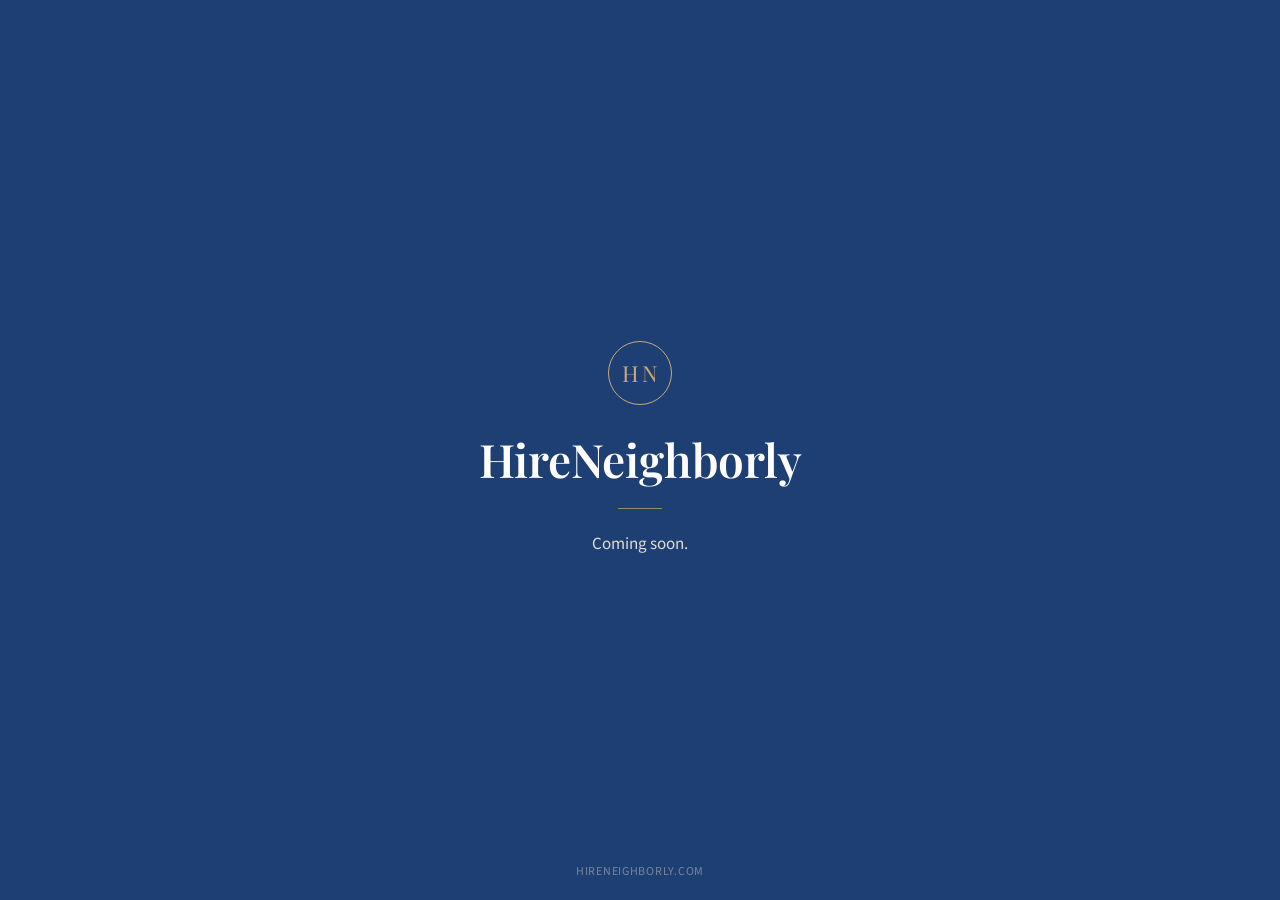
<file: public/index.html>
<!DOCTYPE html>
<html lang="en">
<head>
<meta charset="utf-8">
<meta name="viewport" content="width=device-width, initial-scale=1">
<title>HireNeighborly</title>
<meta name="robots" content="noindex, nofollow, noarchive, nosnippet">
<meta name="googlebot" content="noindex, nofollow, noarchive, nosnippet">
<meta name="description" content="Coming soon.">
<link rel="canonical" href="https://hireneighborly.com/">
<link rel="preconnect" href="https://fonts.googleapis.com">
<link rel="preconnect" href="https://fonts.gstatic.com" crossorigin>
<link href="https://fonts.googleapis.com/css2?family=Playfair+Display:wght@600&family=Source+Sans+3:wght@400;600&display=swap" rel="stylesheet">
<style>
  :root{
    --navy:#1e3f73;
    --brass:#c9a978;
    --paper:#fffdfb;
    --silt:#e5dbd0;
  }
  *{box-sizing:border-box;margin:0;padding:0}
  html,body{height:100%}
  body{
    background:var(--navy);
    color:var(--paper);
    font-family:"Source Sans 3",-apple-system,BlinkMacSystemFont,"Segoe UI",Helvetica,Arial,sans-serif;
    display:flex;
    align-items:center;
    justify-content:center;
    text-align:center;
    padding:32px;
    -webkit-font-smoothing:antialiased;
  }
  main{max-width:520px}
  .mark{
    width:64px;height:64px;
    margin:0 auto 28px;
    border:1.5px solid var(--brass);
    border-radius:50%;
    display:flex;align-items:center;justify-content:center;
    font-family:"Playfair Display",Georgia,serif;
    font-size:22px;
    letter-spacing:.10em;
    text-indent:.10em;
    color:var(--brass);
  }
  h1{
    font-family:"Playfair Display",Georgia,serif;
    font-weight:600;
    font-size:clamp(30px,7vw,46px);
    line-height:1.15;
    letter-spacing:-.005em;
  }
  .rule{
    width:44px;height:1px;
    background:var(--brass);
    margin:22px auto;
    opacity:.7;
  }
  p{
    font-size:clamp(15px,3.4vw,17px);
    line-height:1.6;
    color:var(--silt);
  }
  footer{
    position:fixed;
    left:0;right:0;bottom:20px;
    font-size:12px;
    letter-spacing:.06em;
    text-transform:uppercase;
    color:rgba(229,219,208,.45);
  }
  @media (prefers-reduced-motion:no-preference){
    main{animation:rise .6s ease-out both}
    @keyframes rise{from{opacity:0;transform:translateY(8px)}to{opacity:1;transform:none}}
  }
</style>
</head>
<body>
  <main>
    <div class="mark" aria-hidden="true">HN</div>
    <h1>HireNeighborly</h1>
    <div class="rule" role="presentation"></div>
    <p>Coming soon.</p>
  </main>
  <footer>hireneighborly.com</footer>
</body>
</html>
</file>
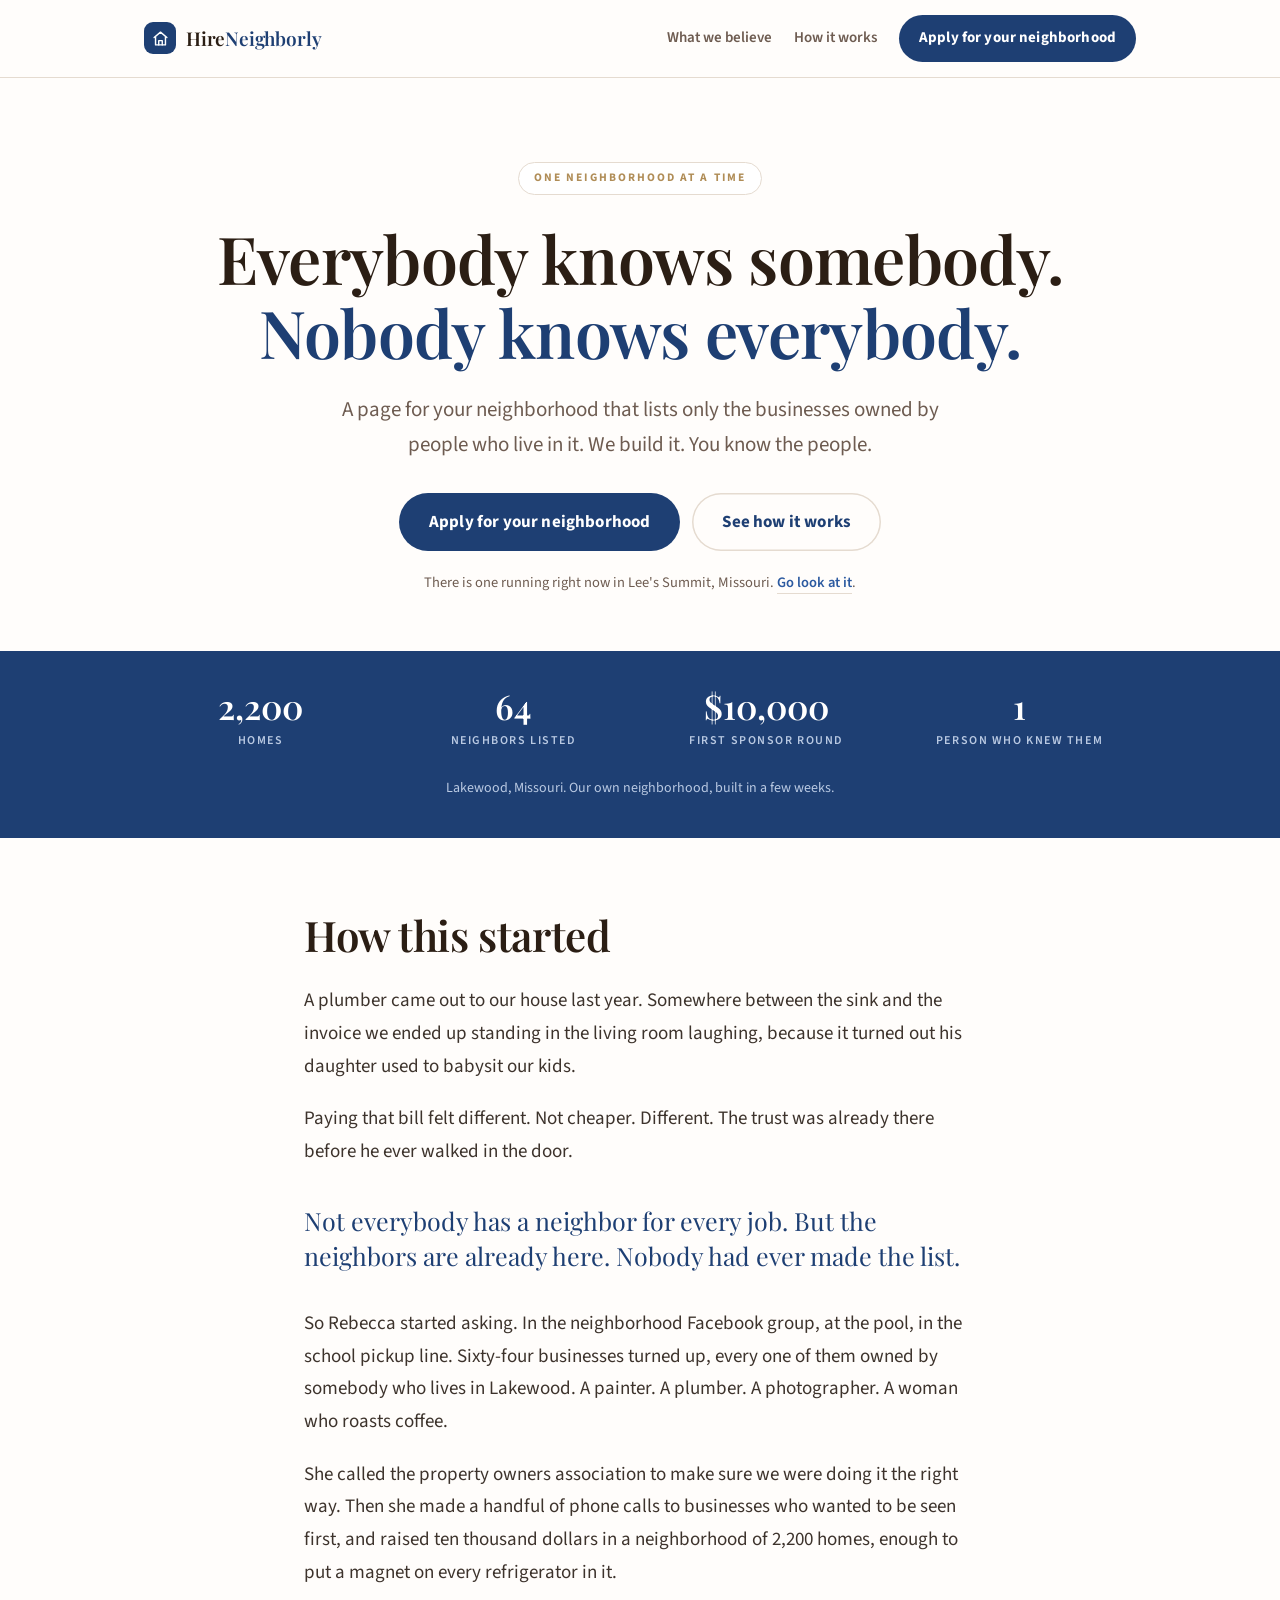
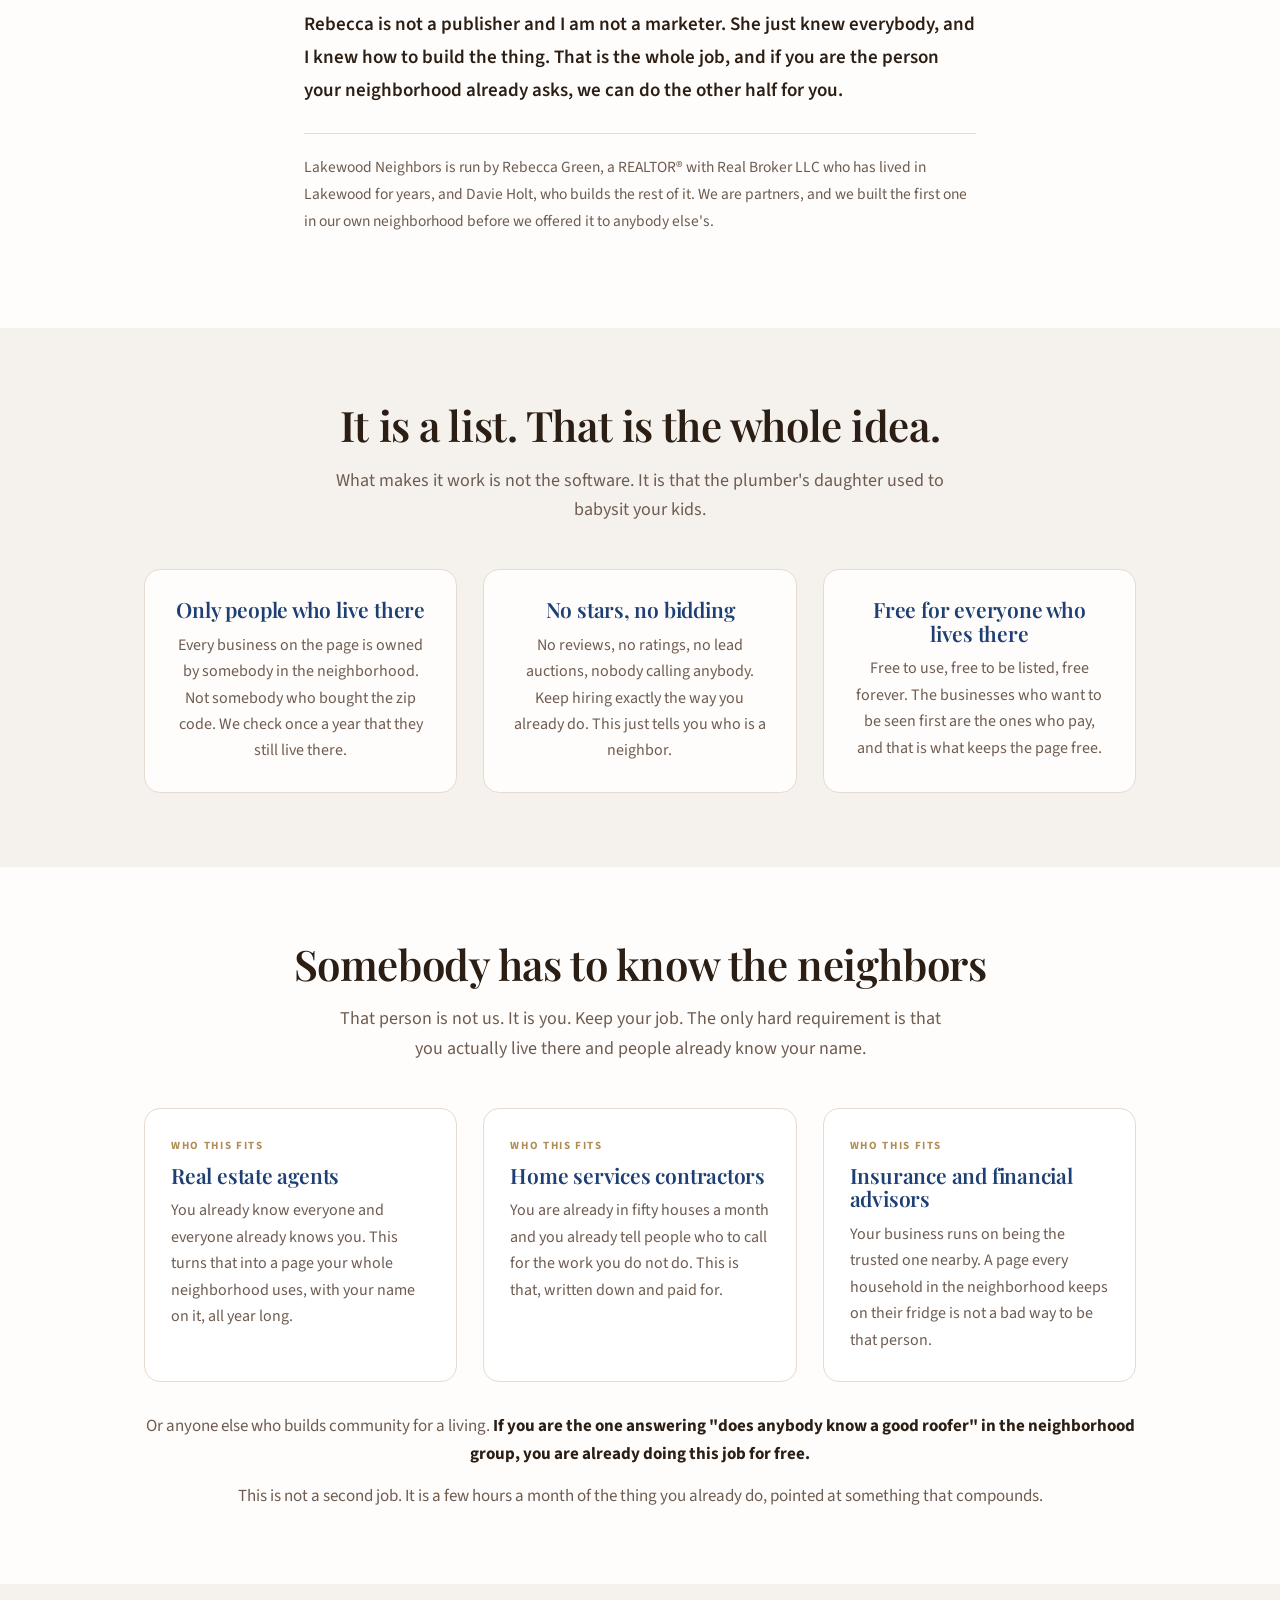
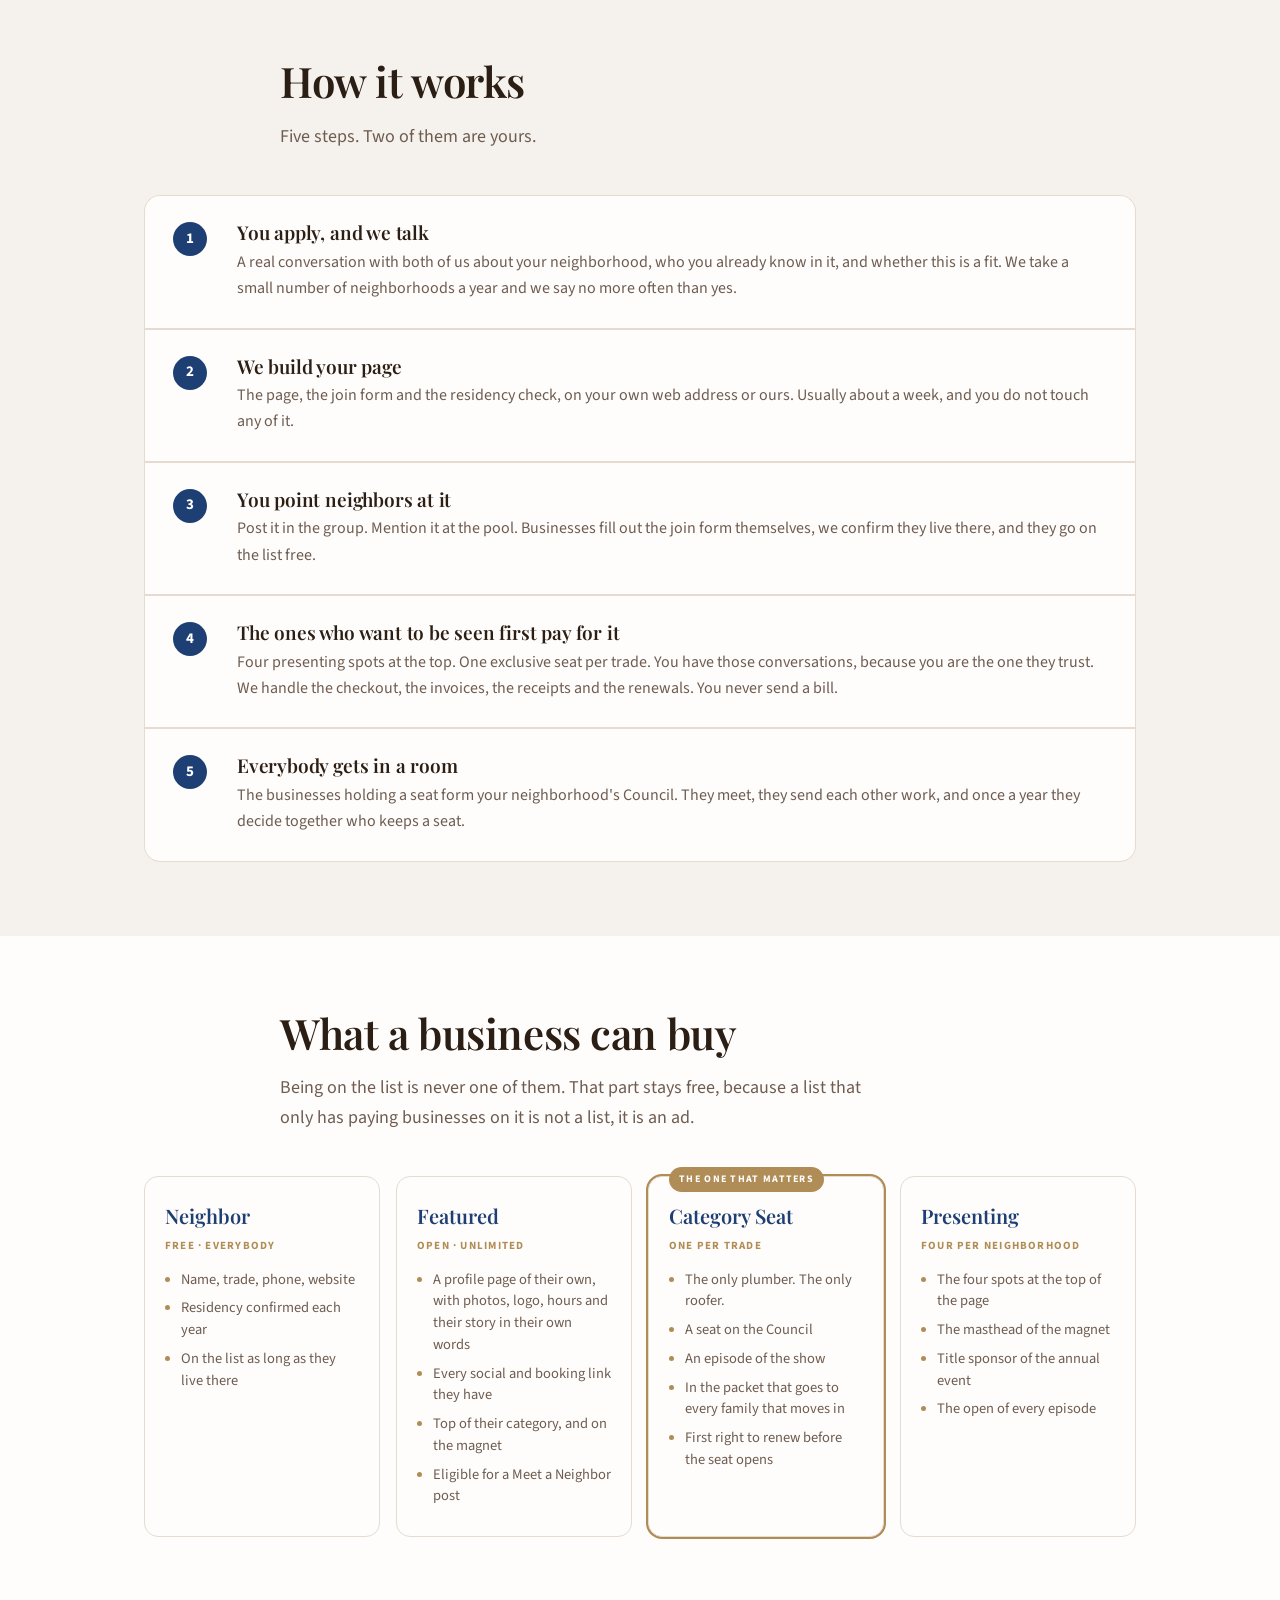
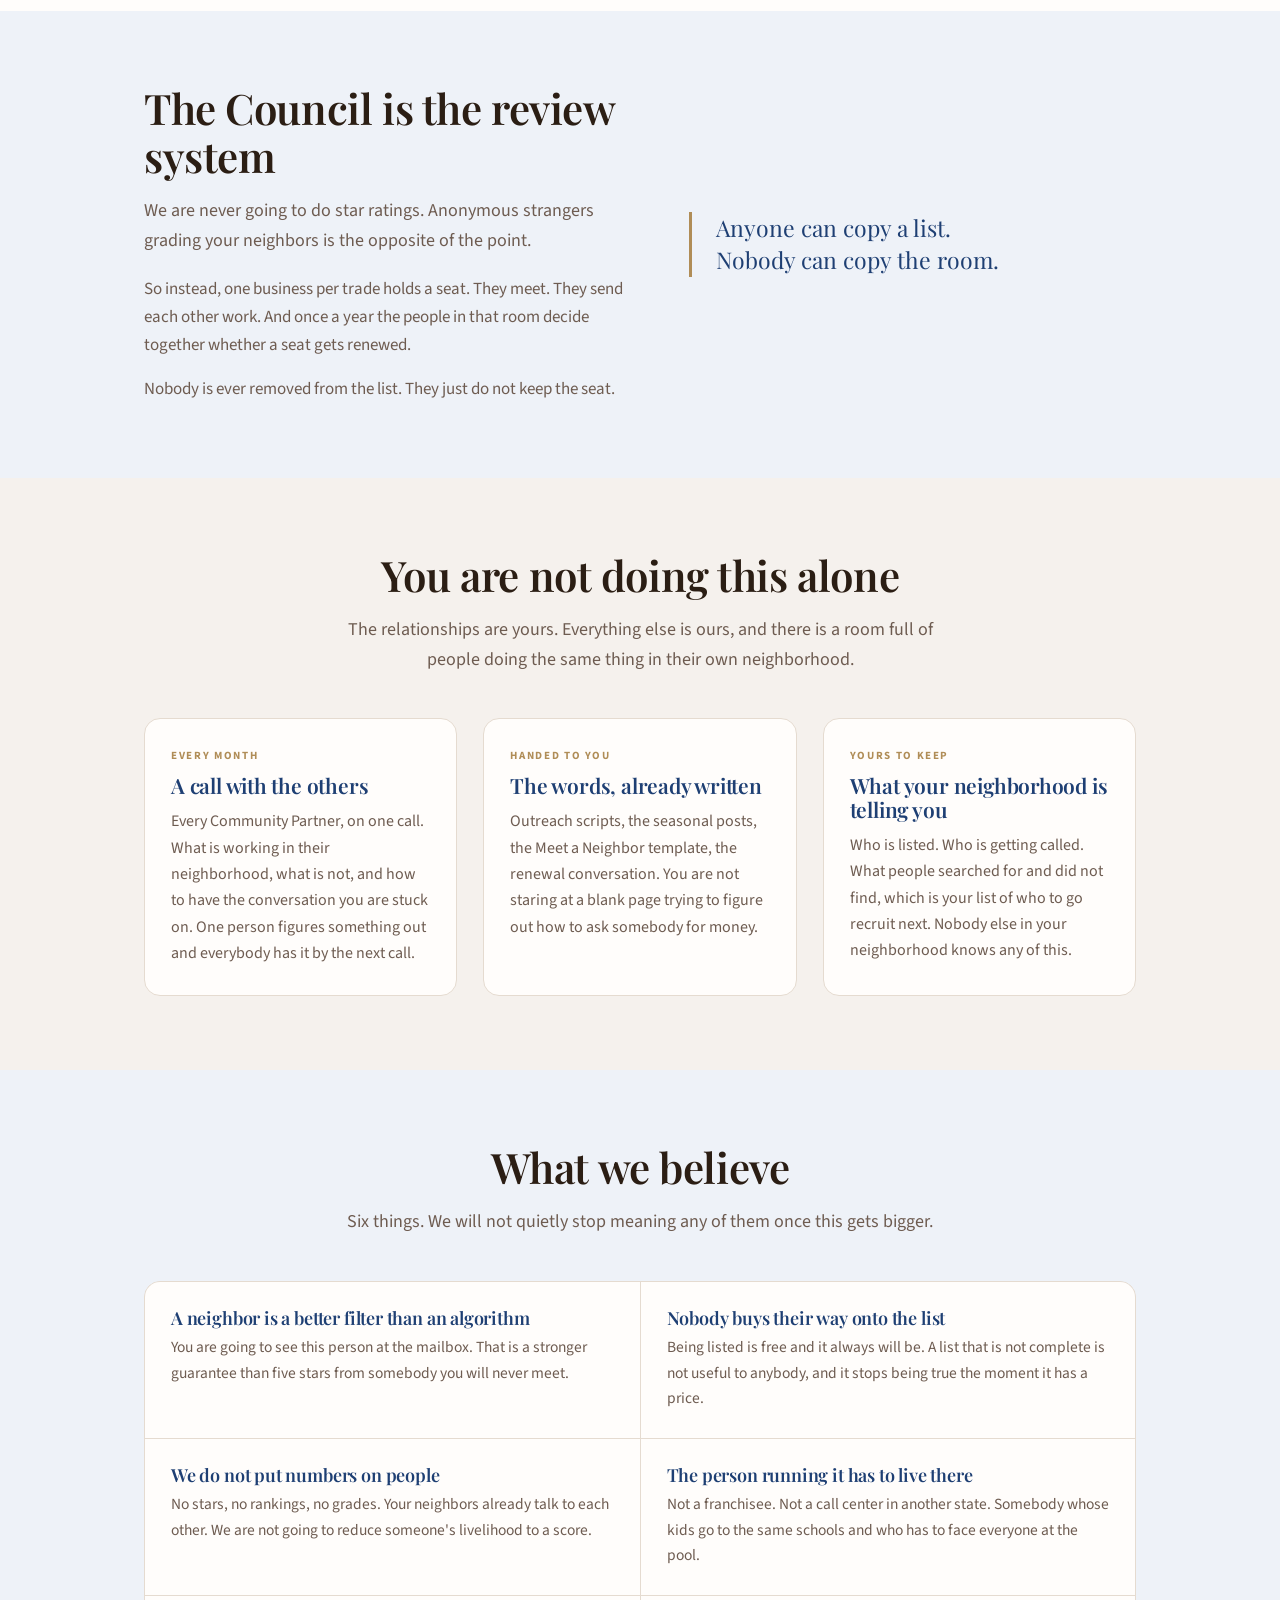
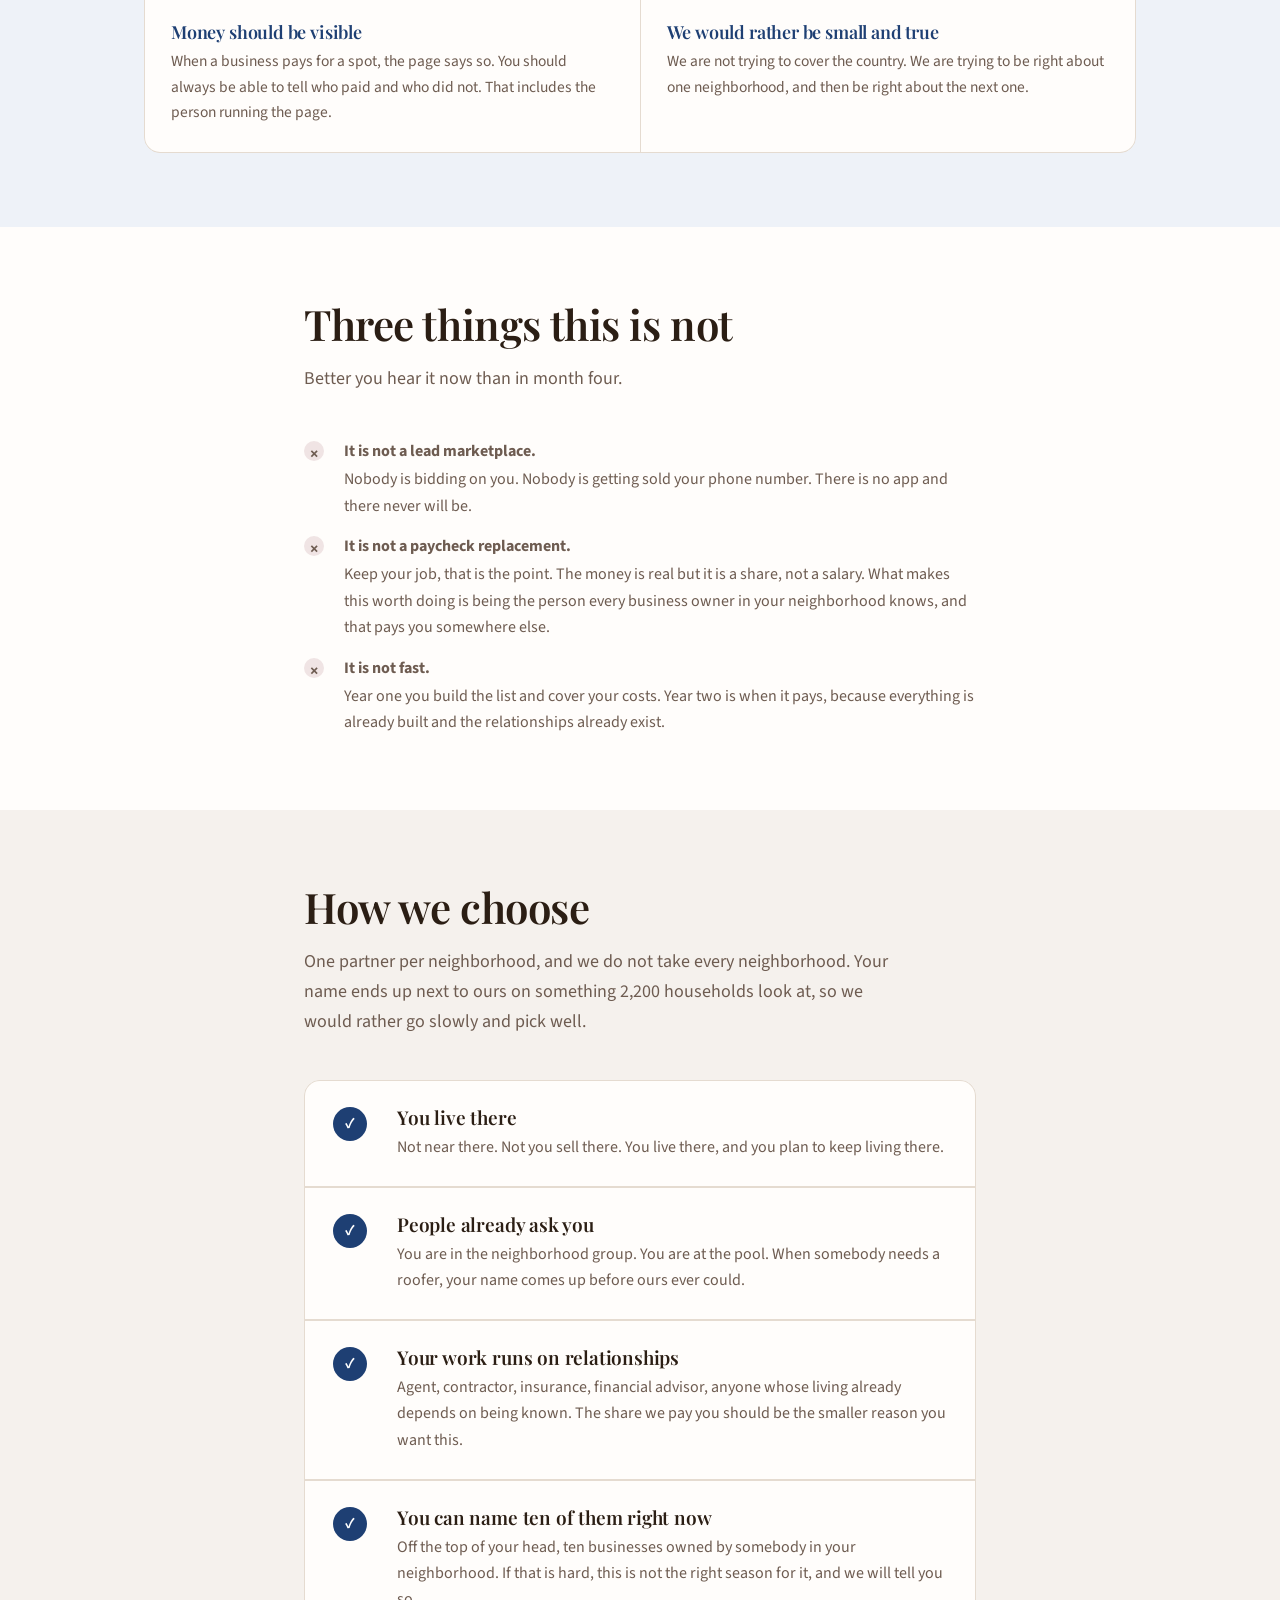
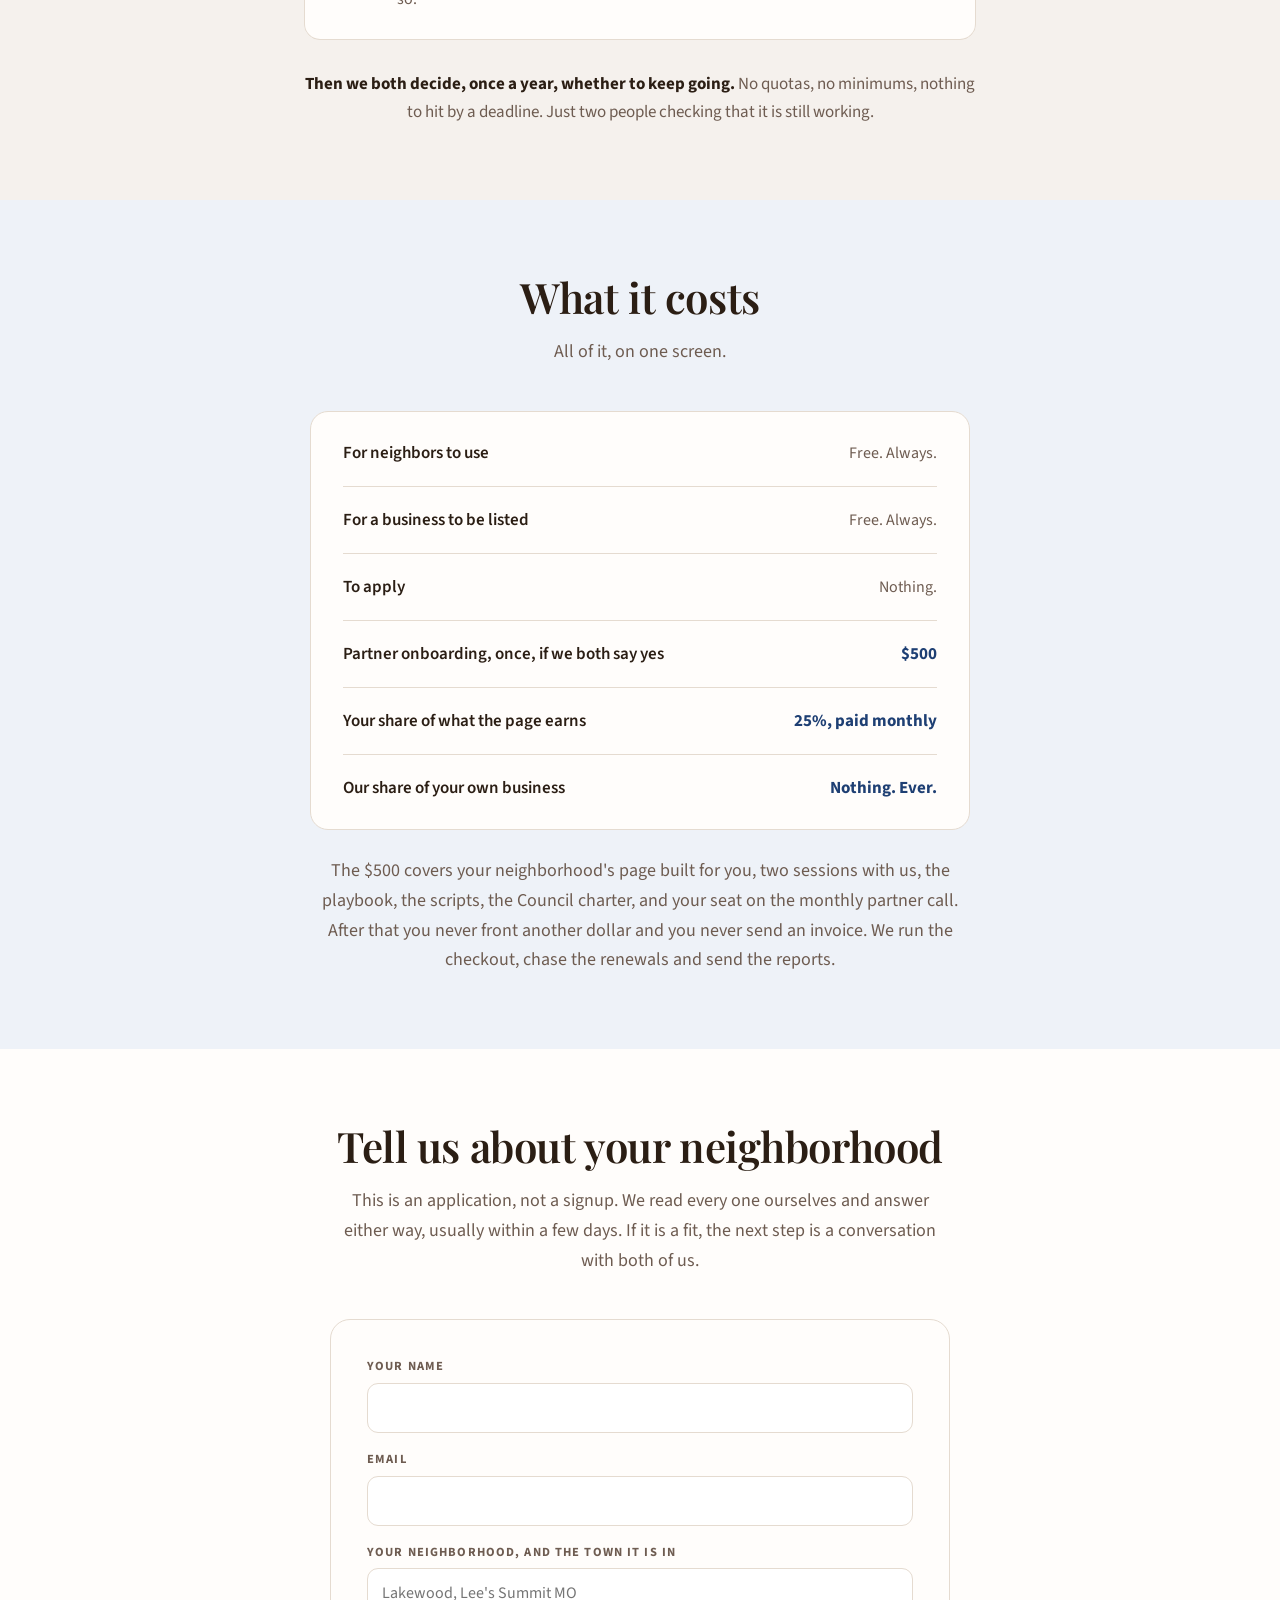
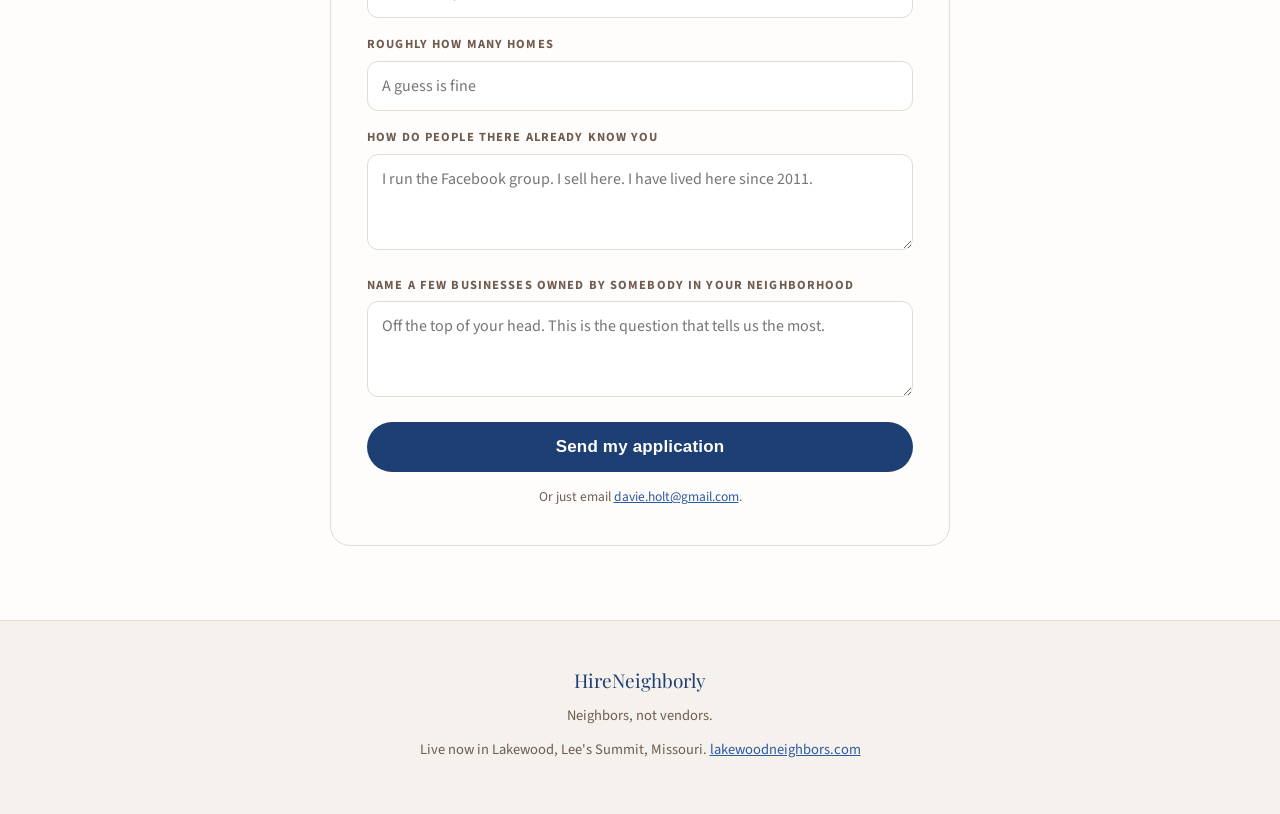
<file: public/apply.html>
<!DOCTYPE html>
<html lang="en">
<head>
<meta charset="utf-8">
<meta name="viewport" content="width=device-width, initial-scale=1">
<title>HireNeighborly</title>
<meta name="robots" content="noindex, nofollow, noarchive, nosnippet">
<meta http-equiv="refresh" content="0; url=/">
<link rel="canonical" href="https://hireneighborly.com/">
</head>
<body>
<p>Coming soon. <a href="/">hireneighborly.com</a></p>
<script>location.replace("/");</script>
</body>
</html>
</file>
